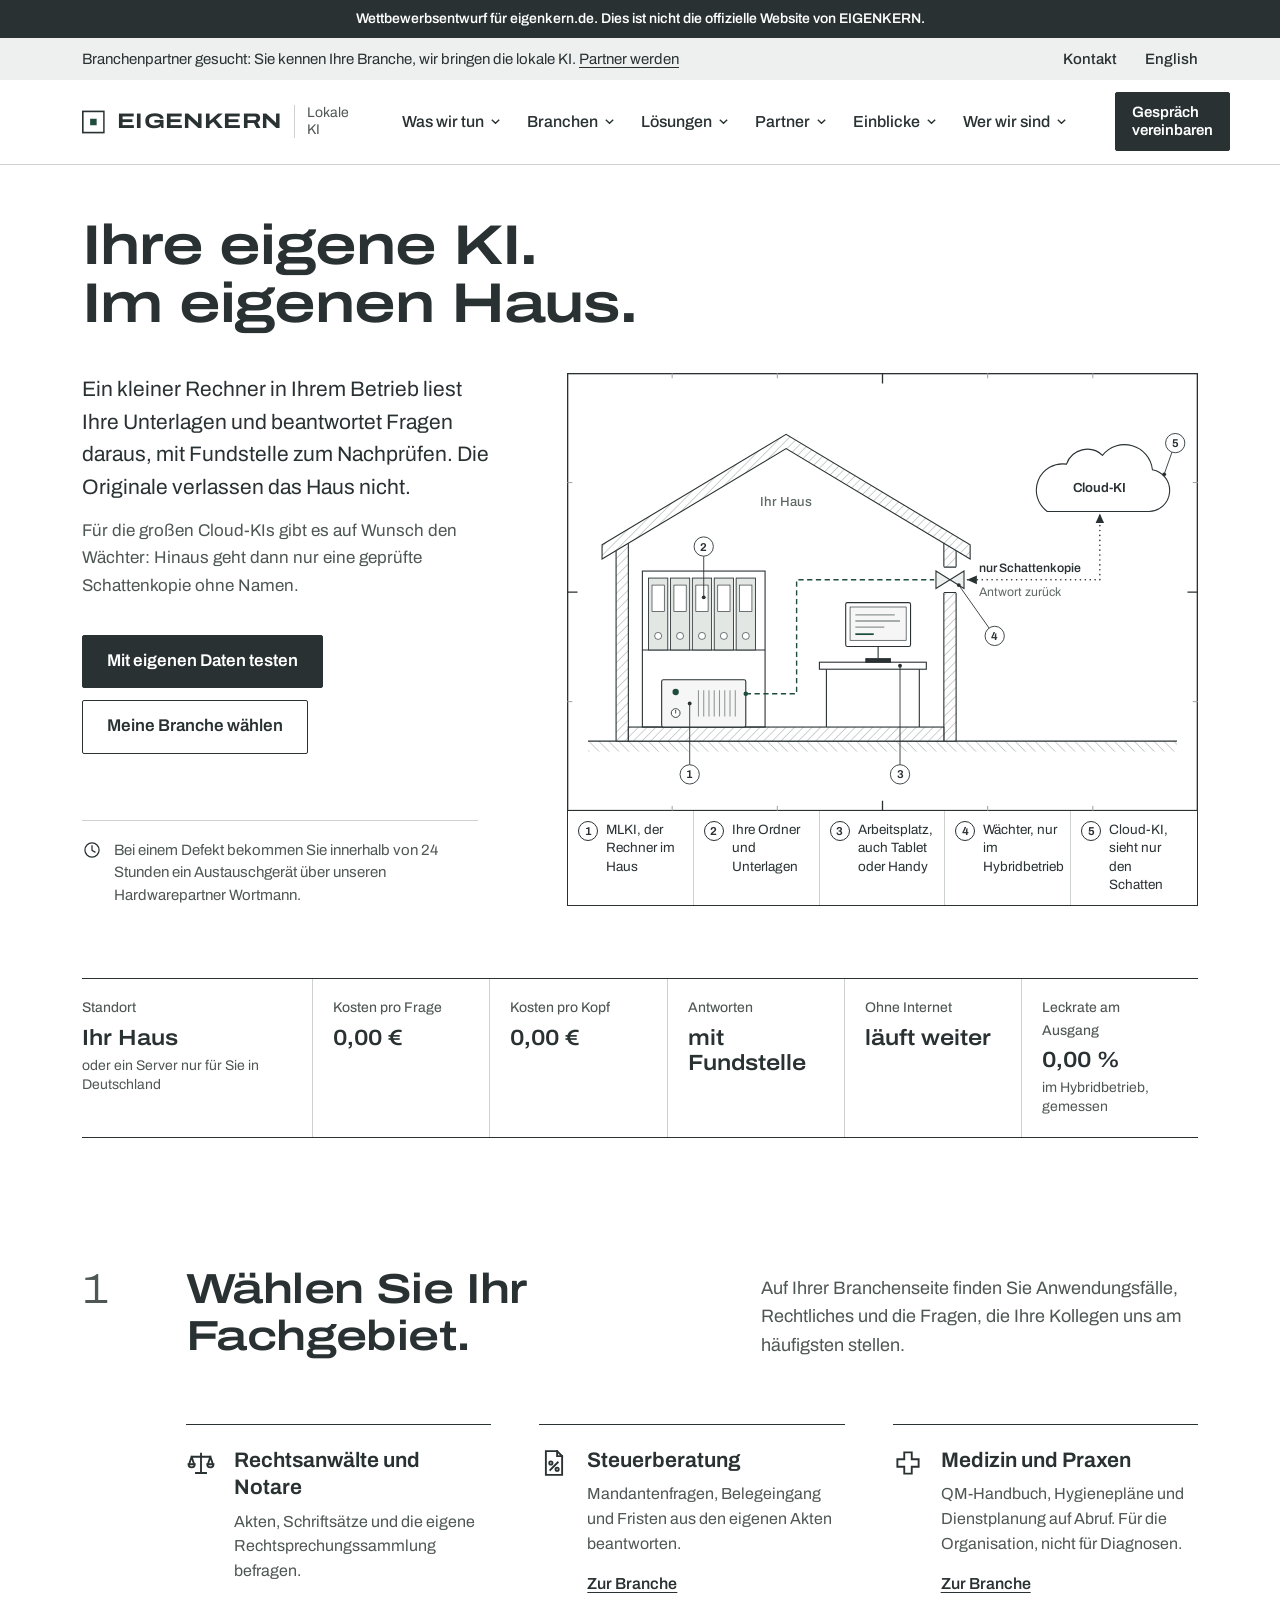
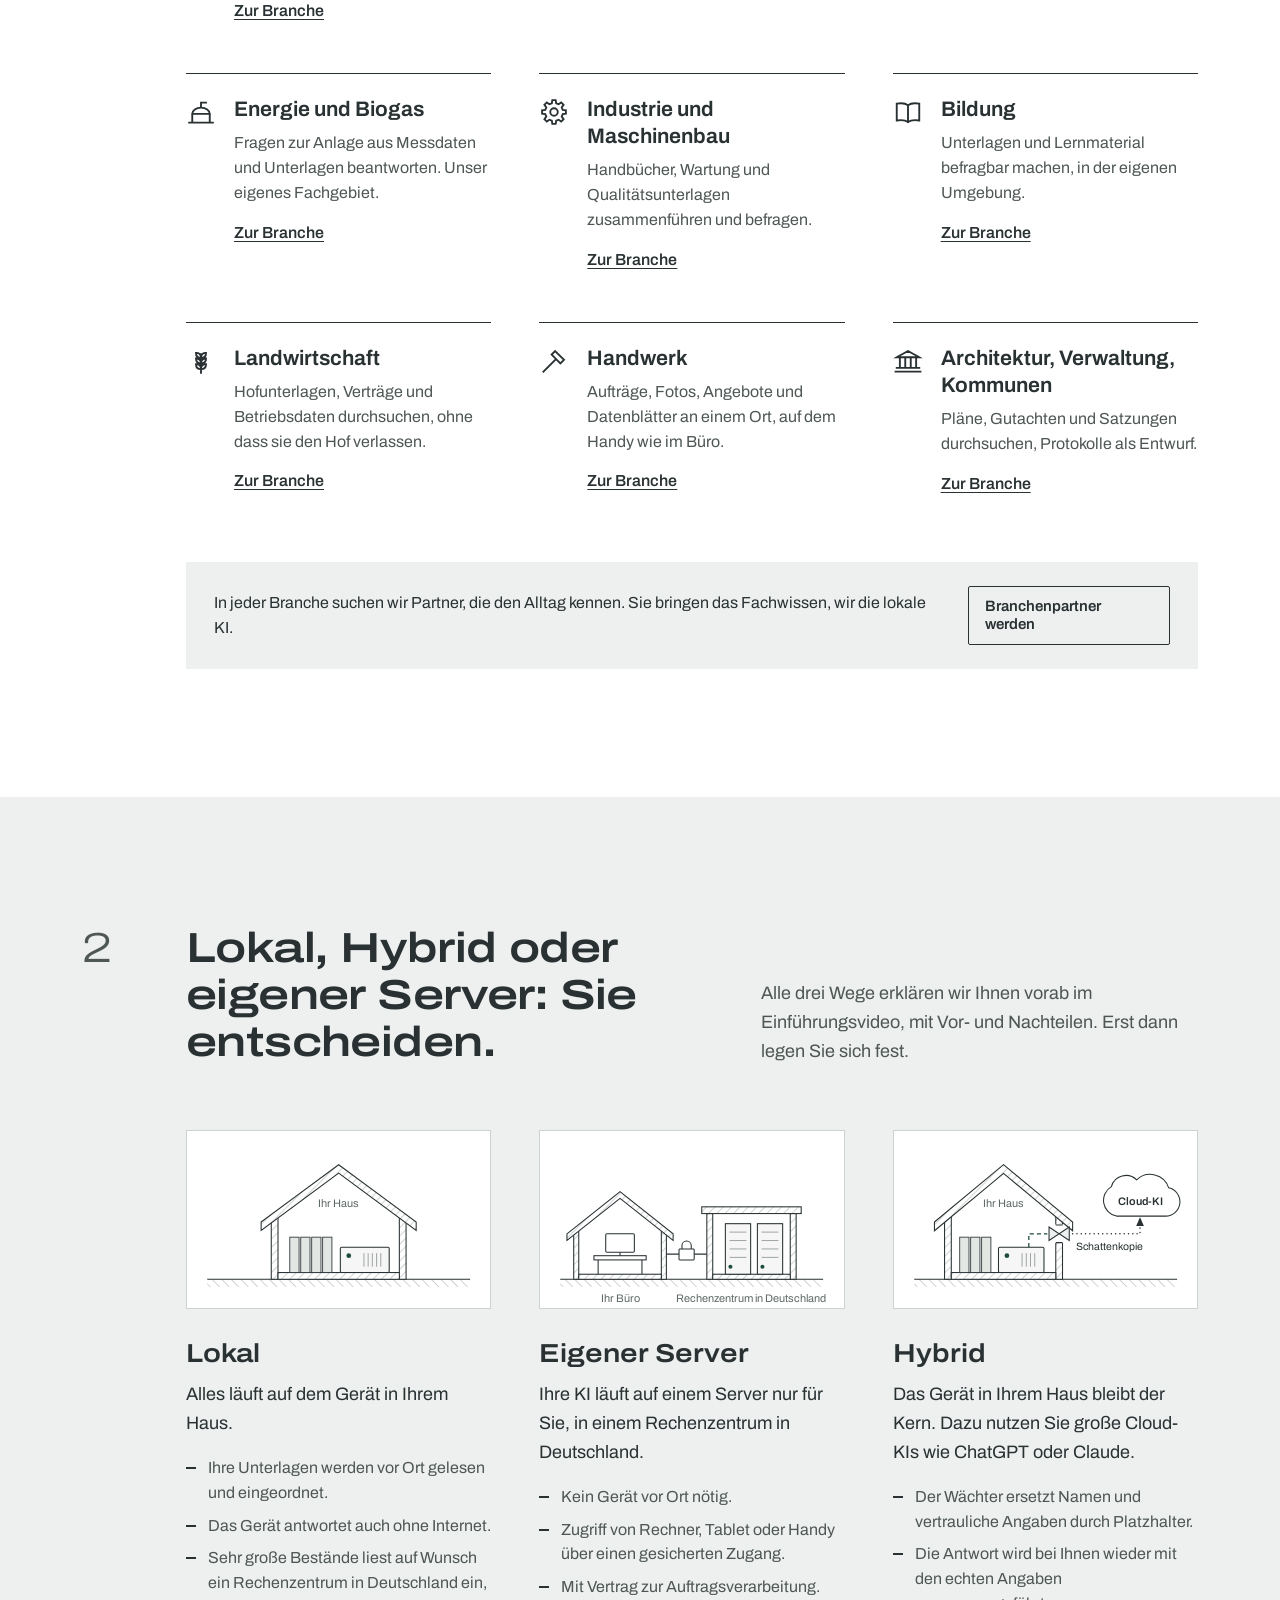
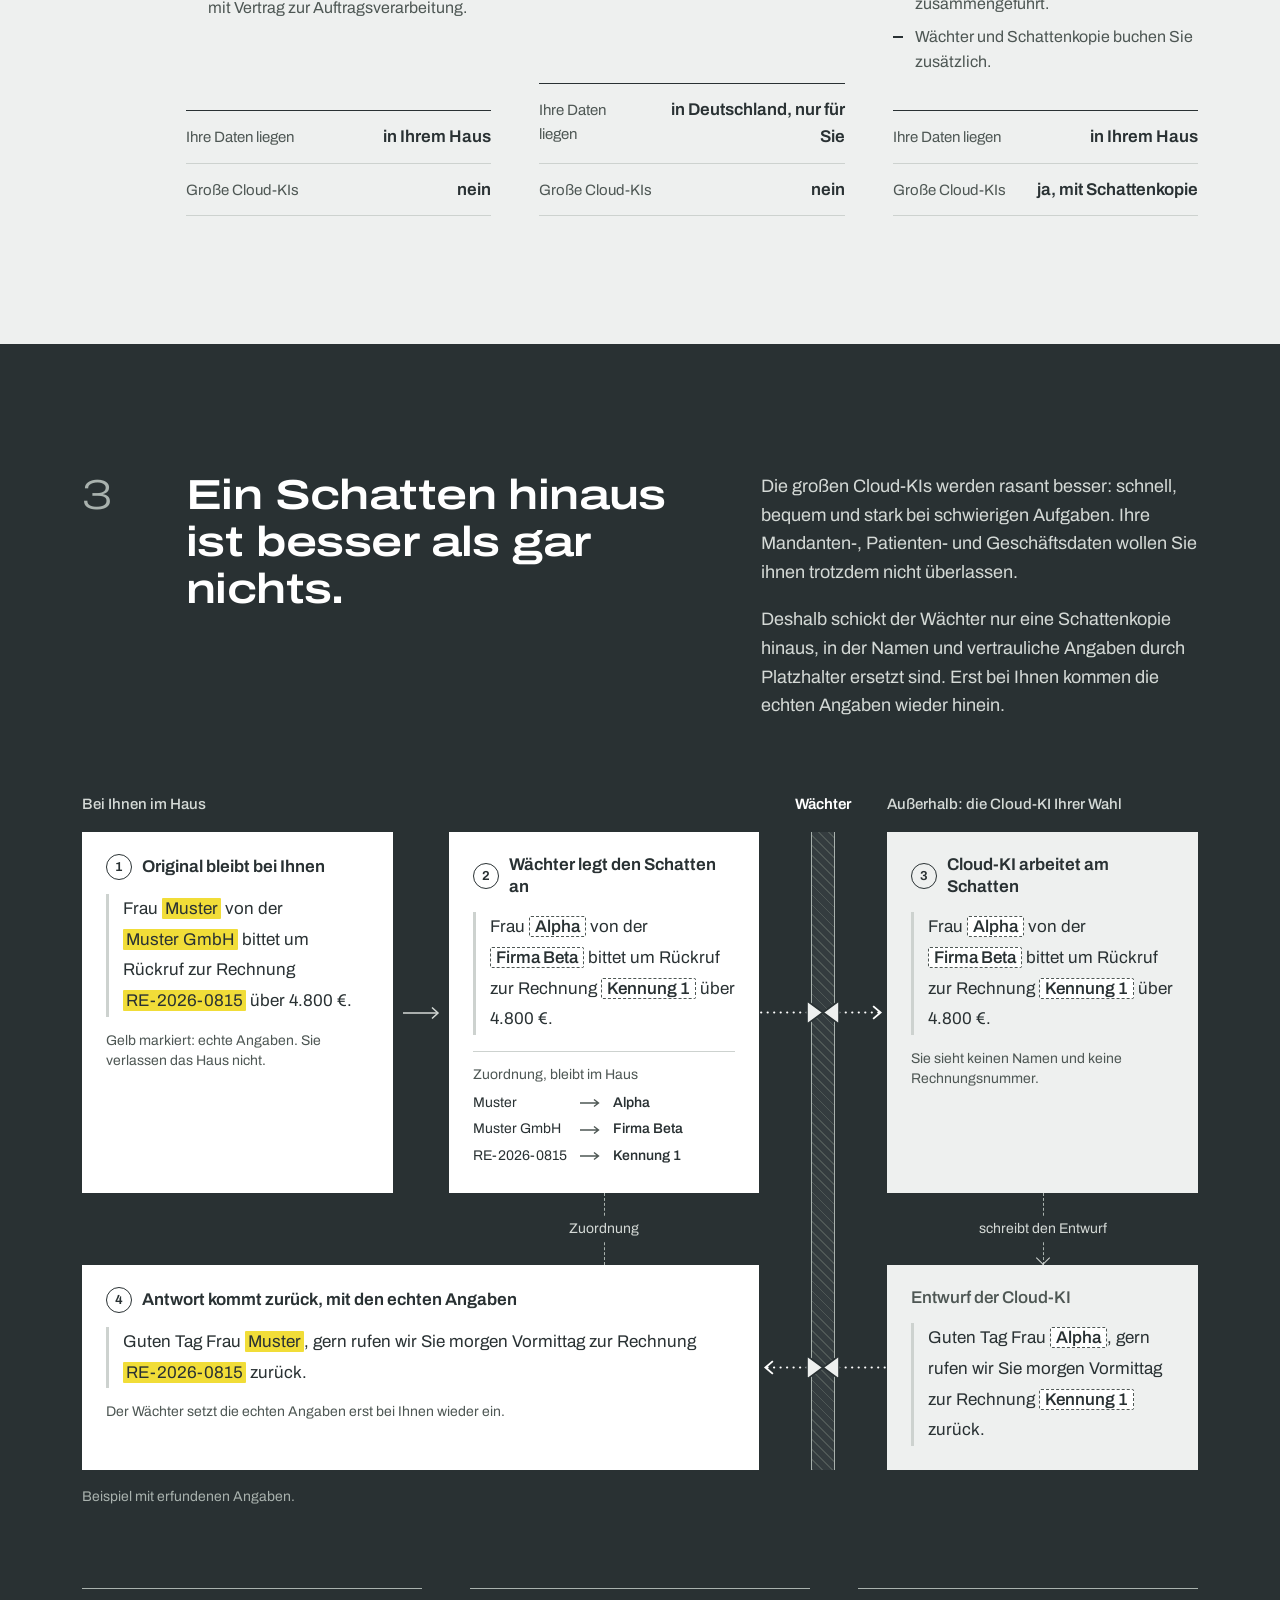
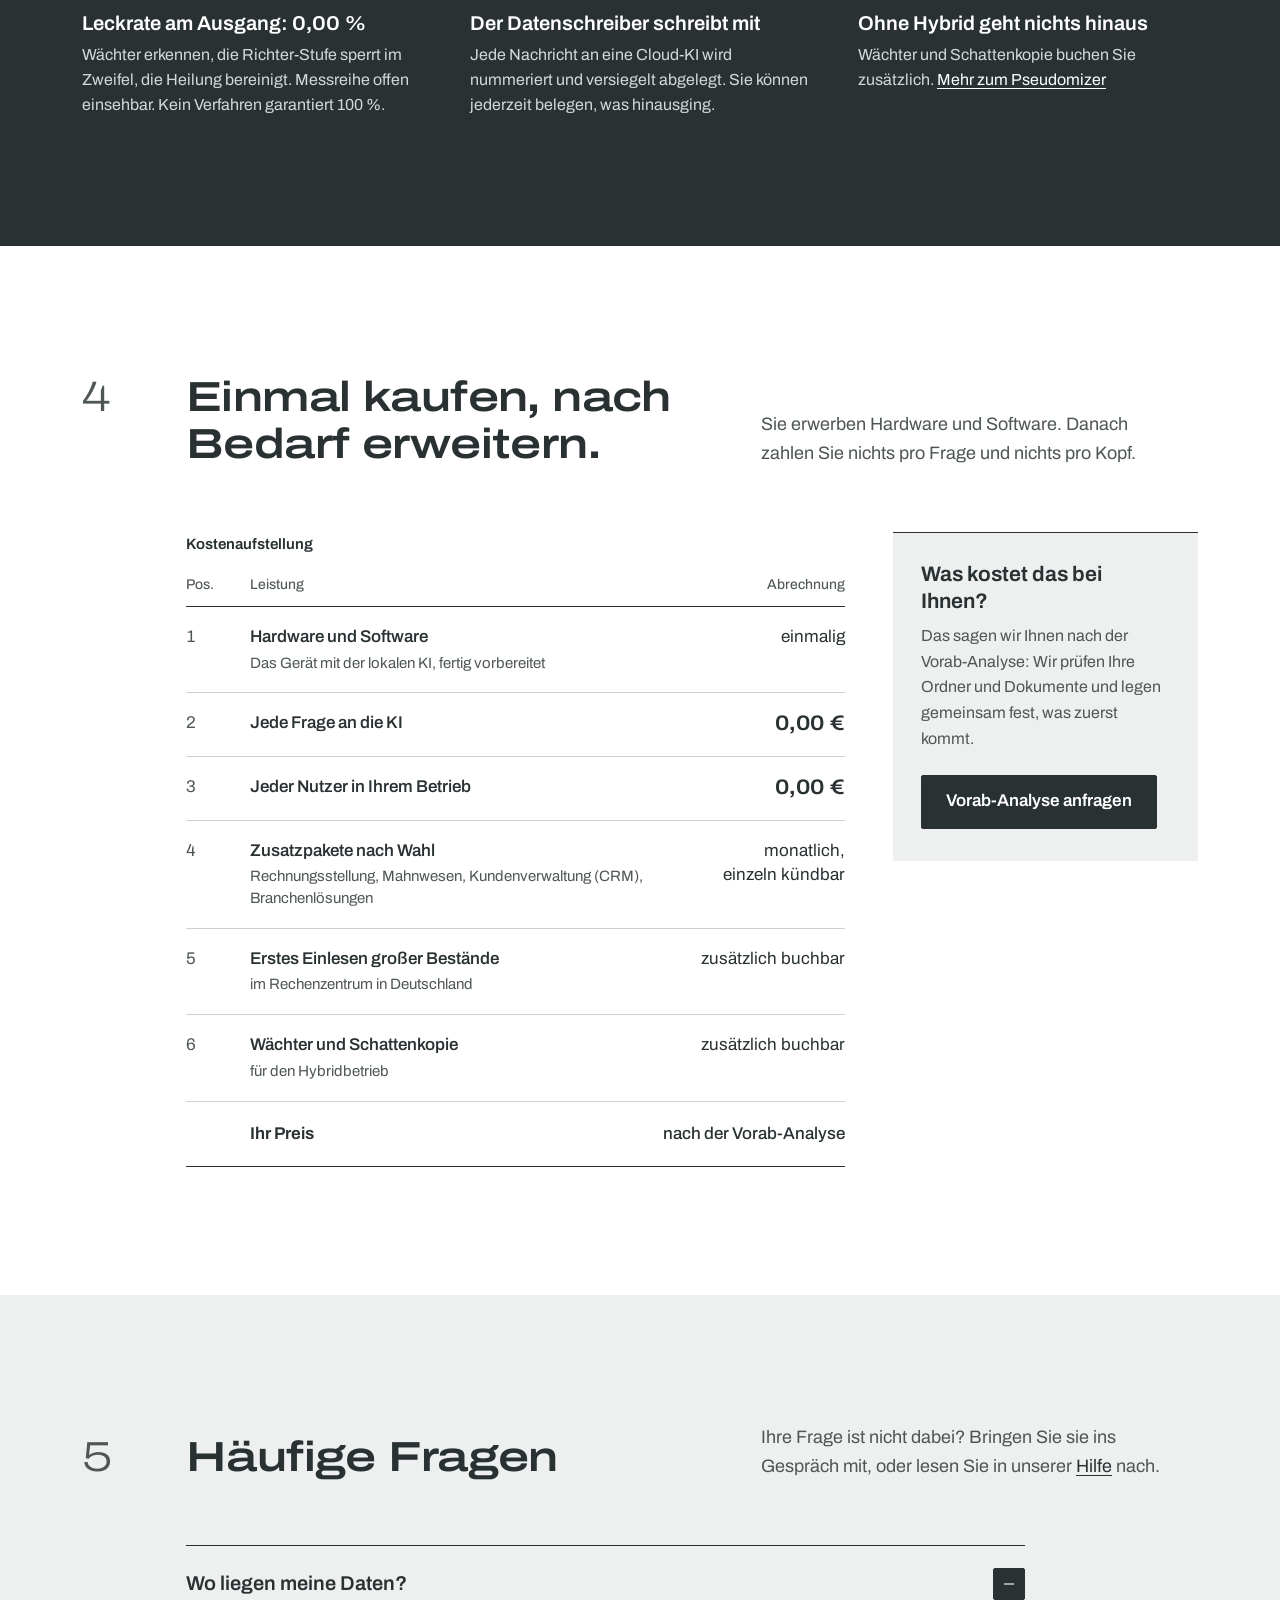
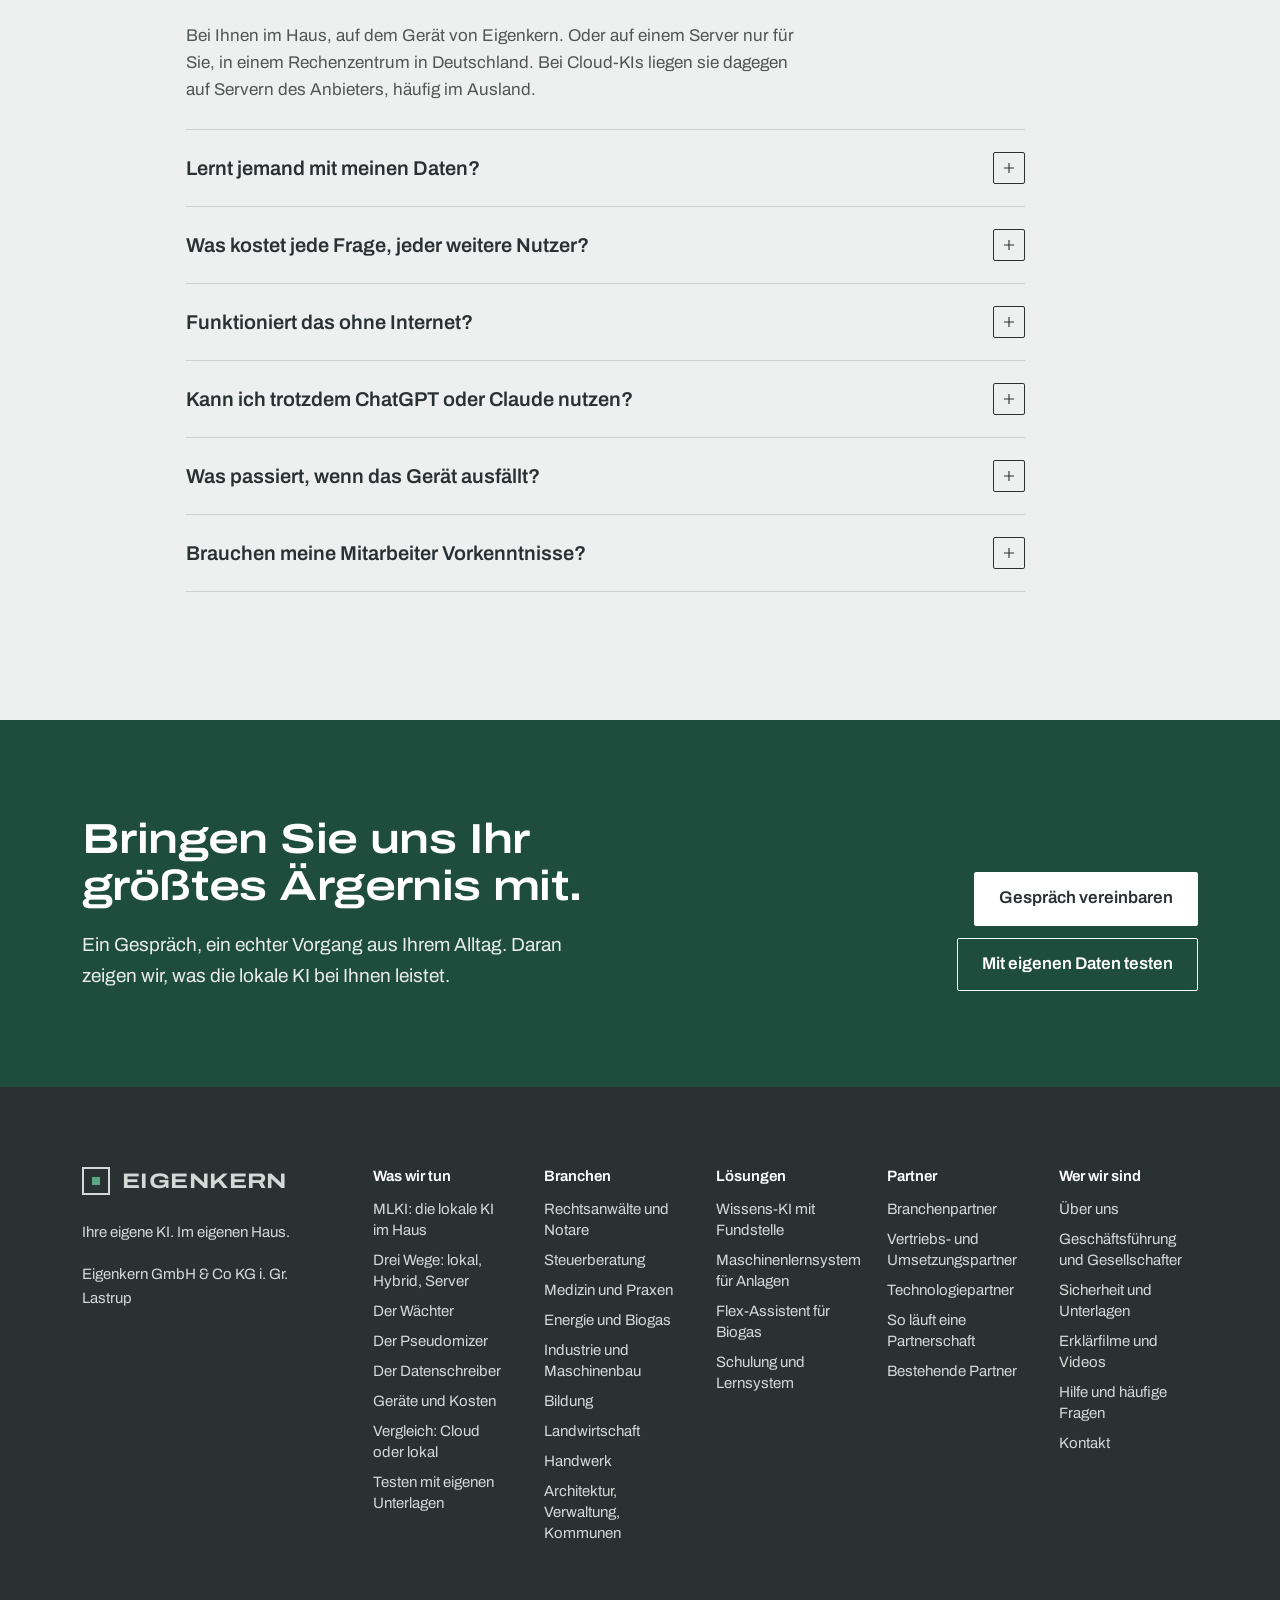
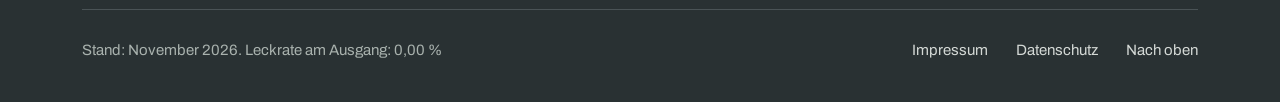
<file: index.html>
<!doctype html>
<html lang="de">
<head>
<meta charset="utf-8">
<meta name="viewport" content="width=device-width, initial-scale=1">
<title>Wettbewerbsentwurf: Startseite eigenkern.de</title>
<meta name="robots" content="noindex, nofollow">
<link rel="stylesheet" href="assets/bootstrap.min.css">
<link rel="stylesheet" href="assets/eigenkern.css">
</head>
<body>
<div class="ek-entwurf" role="note">Wettbewerbsentwurf für eigenkern.de. Dies ist nicht die offizielle Website von EIGENKERN.</div>

<!-- Symbole: 24-px-Raster, 1,5 px Linie, eckige Enden -->
<svg width="0" height="0" style="position:absolute" aria-hidden="true">
  <defs>
    <symbol id="i-recht" viewBox="0 0 24 24"><g fill="none" stroke="currentColor" stroke-width="1.5" stroke-linecap="square" stroke-linejoin="miter"><path d="M12 4.5v15.5M8 20h8M4.5 7h15M4.5 7 2.5 13M4.5 7l2 6M19.5 7l-2 6M19.5 7l2 6M2 13h5a2.5 2.5 0 0 1-5 0zM17 13h5a2.5 2.5 0 0 1-5 0z"/></g></symbol>
    <symbol id="i-steuer" viewBox="0 0 24 24"><g fill="none" stroke="currentColor" stroke-width="1.5" stroke-linecap="square" stroke-linejoin="miter"><path d="M5.5 2.5h9l4 4v15h-13z"/><path d="M14.5 2.5v4h4M9 17.5l6-6"/><circle cx="9.5" cy="12" r="1.3"/><circle cx="14.5" cy="17" r="1.3"/></g></symbol>
    <symbol id="i-medizin" viewBox="0 0 24 24"><g fill="none" stroke="currentColor" stroke-width="1.5" stroke-linecap="square" stroke-linejoin="miter"><path d="M9 3.5h6V9h5.5v6H15v5.5H9V15H3.5V9H9z"/></g></symbol>
    <symbol id="i-energie" viewBox="0 0 24 24"><g fill="none" stroke="currentColor" stroke-width="1.5" stroke-linecap="square" stroke-linejoin="miter"><path d="M2.5 20.5h19M5 20.5v-7h14v7M5 13.5a7 5 0 0 1 14 0M12 8.5V4.5h4"/></g></symbol>
    <symbol id="i-industrie" viewBox="0 0 24 24"><g fill="none" stroke="currentColor" stroke-width="1.5" stroke-linecap="square" stroke-linejoin="miter"><path d="M10.26 5.01 L10.66 2.49 L13.34 2.49 L13.74 5.01 L15.71 5.83 L17.78 4.33 L19.67 6.22 L18.17 8.29 L18.99 10.26 L21.51 10.66 L21.51 13.34 L18.99 13.74 L18.17 15.71 L19.67 17.78 L17.78 19.67 L15.71 18.17 L13.74 18.99 L13.34 21.51 L10.66 21.51 L10.26 18.99 L8.29 18.17 L6.22 19.67 L4.33 17.78 L5.83 15.71 L5.01 13.74 L2.49 13.34 L2.49 10.66 L5.01 10.26 L5.83 8.29 L4.33 6.22 L6.22 4.33 L8.29 5.83 Z"/><circle cx="12" cy="12" r="3"/></g></symbol>
    <symbol id="i-bildung" viewBox="0 0 24 24"><g fill="none" stroke="currentColor" stroke-width="1.5" stroke-linecap="square" stroke-linejoin="miter"><path d="M12 6.5C10 5 6.5 4.7 3 5.3v13.5c3.5-.6 7-.3 9 1.2 2-1.5 5.5-1.8 9-1.2V5.3c-3.5-.6-7-.3-9 1.2zM12 6.5V20"/></g></symbol>
    <symbol id="i-land" viewBox="0 0 24 24"><g fill="none" stroke="currentColor" stroke-width="1.5" stroke-linecap="square" stroke-linejoin="miter"><path d="M12 21.5V6.5M12 9.5c-2.6 0-4-1.5-4-4 2.5 0 4 1.5 4 4zM12 9.5c2.6 0 4-1.5 4-4-2.5 0-4 1.5-4 4zM12 14c-2.6 0-4-1.5-4-4 2.5 0 4 1.5 4 4zM12 14c2.6 0 4-1.5 4-4-2.5 0-4 1.5-4 4zM12 18.5c-2.6 0-4-1.5-4-4 2.5 0 4 1.5 4 4zM12 18.5c2.6 0 4-1.5 4-4-2.5 0-4 1.5-4 4z"/></g></symbol>
    <symbol id="i-handwerk" viewBox="0 0 24 24"><g fill="none" stroke="currentColor" stroke-width="1.5" stroke-linecap="square" stroke-linejoin="miter"><path d="M12.9 4.1 20 11.1 17.1 14 10.1 6.9zM13.6 10.4 3.5 20.5"/></g></symbol>
    <symbol id="i-verwaltung" viewBox="0 0 24 24"><g fill="none" stroke="currentColor" stroke-width="1.5" stroke-linecap="square" stroke-linejoin="miter"><path d="M3 9 12 4l9 5zM5.5 9.5v8M9.8 9.5v8M14.2 9.5v8M18.5 9.5v8M3 17.5h18M2 20.5h20"/></g></symbol>
    <symbol id="i-winkel" viewBox="0 0 12 12"><path d="M2.5 4.5 6 8l3.5-3.5" fill="none" stroke="currentColor" stroke-width="1.5" stroke-linecap="square"/></symbol>
    <symbol id="i-uhr" viewBox="0 0 24 24"><g fill="none" stroke="currentColor" stroke-width="1.5" stroke-linecap="square"><circle cx="12" cy="12" r="8.5"/><path d="M12 7v5.5l3.5 2"/></g></symbol>
    <symbol id="i-plus" viewBox="0 0 24 24"><path d="M12 6v12M6 12h12" fill="none" stroke="currentColor" stroke-width="1.5" stroke-linecap="square"/></symbol>
    <symbol id="i-minus" viewBox="0 0 24 24"><path d="M6 12h12" fill="none" stroke="currentColor" stroke-width="1.5" stroke-linecap="square"/></symbol>
    <symbol id="i-menue" viewBox="0 0 24 24"><path d="M4 7h16M4 12h16M4 17h16" fill="none" stroke="currentColor" stroke-width="1.5" stroke-linecap="square"/></symbol>
    <symbol id="logo-zeichen" viewBox="0 0 28 28"><rect x="1" y="1" width="26" height="26" fill="none" stroke="currentColor" stroke-width="2"/><rect x="10" y="10" width="8" height="8" style="fill:var(--ek-logo-kern,#1f4d3d)"/></symbol>
    <pattern id="schraffur" width="7" height="7" patternUnits="userSpaceOnUse" patternTransform="rotate(45)"><rect width="7" height="7" fill="#fff"/><line x1="0" y1="0" x2="0" y2="7" stroke="#8e9793" stroke-width="1"/></pattern>
    <pattern id="erde" width="8" height="8" patternUnits="userSpaceOnUse" patternTransform="rotate(-45)"><line x1="0" y1="0" x2="0" y2="8" stroke="#8e9793" stroke-width="1"/></pattern>
    <marker id="spitze" viewBox="0 0 10 10" refX="8.5" refY="5" markerWidth="7" markerHeight="7" orient="auto-start-reverse"><path d="M0 1 9 5 0 9z" fill="#293133"/></marker>
    <marker id="spitze-moos" viewBox="0 0 10 10" refX="8.5" refY="5" markerWidth="7" markerHeight="7" orient="auto-start-reverse"><path d="M0 1 9 5 0 9z" fill="#1f4d3d"/></marker>
  </defs>
</svg>

<a class="visually-hidden-focusable" href="#inhalt">Zum Inhalt springen</a>

<div class="ek-hinweisleiste">
  <div class="container ek-hinweisleiste__innen">
    <p class="m-0">Branchenpartner gesucht: Sie kennen Ihre Branche, wir bringen die lokale KI. <a href="#">Partner werden</a></p>
    <p class="m-0 ek-hinweisleiste__lang"><a href="#">Kontakt</a><a href="#" lang="en">English</a></p>
  </div>
</div>

<header class="ek-kopf">
  <div class="container ek-kopf__innen">
    <a class="ek-logo" href="#" aria-label="EIGENKERN, zur Startseite">
      <svg width="28" height="28" aria-hidden="true"><use href="#logo-zeichen"/></svg>
      <span class="ek-logo__wort">EIGENKERN</span>
      <span class="ek-logo__zusatz">Lokale KI</span>
    </a>
    <nav aria-label="Hauptmenü">
      <ul class="ek-nav">
        <li><a href="#">Was wir tun <svg aria-hidden="true"><use href="#i-winkel"/></svg></a></li>
        <li><a href="#">Branchen <svg aria-hidden="true"><use href="#i-winkel"/></svg></a></li>
        <li><a href="#">Lösungen <svg aria-hidden="true"><use href="#i-winkel"/></svg></a></li>
        <li><a href="#">Partner <svg aria-hidden="true"><use href="#i-winkel"/></svg></a></li>
        <li><a href="#">Einblicke <svg aria-hidden="true"><use href="#i-winkel"/></svg></a></li>
        <li><a href="#">Wer wir sind <svg aria-hidden="true"><use href="#i-winkel"/></svg></a></li>
      </ul>
    </nav>
    <div class="ek-kopf__rechts">
      <a class="ek-btn ek-btn--voll ek-btn--klein ek-nur-gross" href="#">Gespräch vereinbaren</a>
      <button class="ek-menueknopf" type="button"><svg width="20" height="20" aria-hidden="true"><use href="#i-menue"/></svg>Menü</button>
    </div>
  </div>
</header>

<main id="inhalt">

<!-- ============ Hero: Zeichnung mit Stückliste und Schriftfeld ============ -->
<section class="ek-hero" id="start">
  <div class="container">
    <h1 class="ek-h1"><span>Ihre eigene KI.</span> <span>Im eigenen Haus.</span></h1>
    <div class="row g-5">
      <div class="col-lg-5 ek-hero__text">
        <p class="ek-lead">Ein kleiner Rechner in Ihrem Betrieb liest Ihre Unterlagen und beantwortet Fragen daraus, mit Fundstelle zum Nachprüfen. Die Originale verlassen das Haus nicht.</p>
        <p class="ek-hero__unter">Für die großen Cloud-KIs gibt es auf Wunsch den Wächter: Hinaus geht dann nur eine geprüfte Schattenkopie ohne Namen.</p>
        <div class="ek-hero__aktionen">
          <a class="ek-btn ek-btn--voll" href="#">Mit eigenen Daten testen</a>
          <a class="ek-btn ek-btn--rahmen" href="#branchen">Meine Branche wählen</a>
        </div>
        <p class="ek-hero__zusage"><svg width="20" height="20" aria-hidden="true"><use href="#i-uhr"/></svg><span>Bei einem Defekt bekommen Sie innerhalb von 24 Stunden ein Austauschgerät über unseren Hardwarepartner Wortmann.</span></p>
      </div>

      <div class="col-lg-7">
        <figure class="m-0">
          <svg class="ek-zeichnung d-none d-lg-block" viewBox="0 0 720 500" role="img" aria-labelledby="zeichnung-titel">
            <title id="zeichnung-titel">Schnittzeichnung: Ein Haus mit Aktenregal, dem KI-Rechner MLKI und einem Arbeitsplatz. Ein Wächter in der Außenwand lässt nur die Schattenkopie zur Cloud-KI hinaus.</title>
            <!-- Rahmen -->
            <rect x="0.75" y="0.75" width="718.5" height="498.5" fill="#fff" stroke="#293133" stroke-width="1.5"/>
            <path d="M360 0V12M360 488V500M0 250H12M708 250H720" stroke="#293133" stroke-width="1.5"/>
            <path d="M120 0V6M240 0V6M480 0V6M600 0V6M120 494V500M240 494V500M480 494V500M600 494V500M0 125H6M0 375H6M714 125H720M714 375H720" stroke="#8e9793"/>
            <!-- Gelände -->
            <rect x="24" y="420" width="672" height="12" fill="url(#erde)"/>
            <path d="M24 420H696" stroke="#293133" stroke-width="1.25"/>
            <!-- Haus im Schnitt -->
            <g stroke="#293133" stroke-width="1.25">
              <rect x="56" y="190" width="14" height="230" fill="url(#schraffur)"/>
              <rect x="430" y="190" width="14" height="230" fill="url(#schraffur)"/>
              <rect x="70" y="404" width="360" height="16" fill="url(#schraffur)"/>
              <path d="M40 196 250 70 460 196V212.3L250 86.3 40 212.3Z" fill="url(#schraffur)" stroke-linejoin="miter"/>
            </g>
            <text x="250" y="152" text-anchor="middle" font-size="15" font-weight="500" fill="#5e6966">Ihr Haus</text>
            <!-- Regal mit Ordnern -->
            <g stroke="#293133" fill="none" stroke-width="1.25">
              <rect x="86" y="226" width="140" height="178"/>
              <path d="M86 316H226"/>
            </g>
            <g stroke="#293133" stroke-width="1">
              <g><rect x="93" y="234" width="22" height="82" fill="#e3e7e4"/><rect x="97" y="242" width="14" height="30" fill="#fff" stroke-width=".75"/><circle cx="104" cy="300" r="4" fill="#fff" stroke-width=".75"/></g>
              <g><rect x="118" y="234" width="22" height="82" fill="#e3e7e4"/><rect x="122" y="242" width="14" height="30" fill="#fff" stroke-width=".75"/><circle cx="129" cy="300" r="4" fill="#fff" stroke-width=".75"/></g>
              <g><rect x="143" y="234" width="22" height="82" fill="#e3e7e4"/><rect x="147" y="242" width="14" height="30" fill="#fff" stroke-width=".75"/><circle cx="154" cy="300" r="4" fill="#fff" stroke-width=".75"/></g>
              <g><rect x="168" y="234" width="22" height="82" fill="#e3e7e4"/><rect x="172" y="242" width="14" height="30" fill="#fff" stroke-width=".75"/><circle cx="179" cy="300" r="4" fill="#fff" stroke-width=".75"/></g>
              <g><rect x="193" y="234" width="22" height="82" fill="#e3e7e4"/><rect x="197" y="242" width="14" height="30" fill="#fff" stroke-width=".75"/><circle cx="204" cy="300" r="4" fill="#fff" stroke-width=".75"/></g>
            </g>
            <!-- MLKI-Rechner -->
            <rect x="108" y="350" width="96" height="54" rx="2" fill="#f5f6f5" stroke="#293133" stroke-width="1.25"/>
            <circle cx="124" cy="364" r="3.6" fill="#1f4d3d"/>
            <circle cx="124" cy="388" r="5" fill="#fff" stroke="#293133"/>
            <path d="M124 384.5v4" stroke="#293133"/>
            <path d="M150 362v30M156 362v30M162 362v30M168 362v30M174 362v30M180 362v30M186 362v30M192 362v30" stroke="#8e9793" stroke-width="1.2"/>
            <!-- Arbeitsplatz -->
            <g stroke="#293133" stroke-width="1.25">
              <rect x="288" y="330" width="122" height="8" fill="#fff"/>
              <path d="M296 338V404M402 338V404"/>
              <rect x="318" y="262" width="74" height="50" rx="2" fill="#fff"/>
              <rect x="323" y="267" width="64" height="38" fill="#f5f6f5" stroke-width=".75"/>
              <path d="M355 312V326"/>
              <rect x="341" y="326" width="28" height="4" fill="#293133"/>
            </g>
            <path d="M329 276H374M329 283H380M329 290H362" stroke="#8e9793" stroke-width="1.6"/>
            <path d="M329 298H350" stroke="#1f4d3d" stroke-width="2"/>
            <!-- Datenweg im Haus, Wächter in der Wand -->
            <circle cx="204" cy="366" r="2.6" fill="#1f4d3d"/>
            <path d="M204 366H262V236H419" fill="none" stroke="#1f4d3d" stroke-width="1.6" stroke-dasharray="6 4"/>
            <rect x="428.5" y="221" width="17" height="30" fill="#fff"/>
            <path d="M430 221.5H444M430 250.5H444" stroke="#293133" stroke-width="1.25"/>
            <path d="M421 226 437 236 421 246ZM453 226 437 236 453 246Z" fill="#eef0ef" stroke="#293133" stroke-width="1.25" stroke-linejoin="miter"/>
            <!-- Schattenkopie nach außen -->
            <path d="M457 236H608V161" fill="none" stroke="#293133" stroke-width="1.8" stroke-dasharray="0.1 5.5" stroke-linecap="round" marker-start="url(#spitze)" marker-end="url(#spitze)"/>
            <text x="470" y="227" font-size="14" font-weight="560" fill="#293133">nur Schattenkopie</text>
            <text x="470" y="254" font-size="14" fill="#5e6966">Antwort zurück</text>
            <!-- Cloud-KI -->
            <path d="M548 158H664A24 24 0 0 0 668 110.4 32 32 0 0 0 611 94 25 25 0 0 0 570 104 30 30 0 0 0 548 158Z" fill="#fff" stroke="#293133" stroke-width="1.25"/>
            <text x="608" y="136" text-anchor="middle" font-size="15" font-weight="620" fill="#293133">Cloud-KI</text>
            <!-- Positionsnummern -->
            <g stroke="#293133" stroke-width="1" fill="none">
              <path d="M140 377V447M156 256V209M380 334V447M447 242 481.6 291M681.4 115.6 690.3 90.3"/>
            </g>
            <g fill="#293133"><circle cx="140" cy="377" r="2.2"/><circle cx="156" cy="256" r="2.2"/><circle cx="380" cy="334" r="2.2"/><circle cx="447" cy="242" r="2.2"/><circle cx="681.4" cy="115.6" r="2.2"/></g>
            <g fill="#fff" stroke="#293133"><circle cx="140" cy="458" r="11"/><circle cx="156" cy="198" r="11"/><circle cx="380" cy="458" r="11"/><circle cx="488" cy="300" r="11"/><circle cx="694" cy="80" r="11"/></g>
            <g font-size="13" font-weight="650" fill="#293133" text-anchor="middle">
              <text x="140" y="462.6">1</text><text x="156" y="202.6">2</text><text x="380" y="462.6">3</text><text x="488" y="304.6">4</text><text x="694" y="84.6">5</text>
            </g>
          </svg>
          <!-- Hochformat-Fassung der Zeichnung für Mobilgeräte -->
          <svg class="ek-zeichnung d-lg-none" viewBox="0 58 360 352" role="img" aria-label="Schnittzeichnung: Haus mit Aktenregal, KI-Rechner und Arbeitsplatz. Der Wächter in der Wand lässt nur die Schattenkopie zur Cloud-KI hinaus.">
            <rect x="0.75" y="58.75" width="358.5" height="350.5" fill="#fff" stroke="#293133" stroke-width="1.5"/>
            <path d="M180 58V68M180 400V410M0 234H10M350 234H360" stroke="#293133" stroke-width="1.5"/>
            <rect x="12" y="360" width="336" height="8" fill="url(#erde)"/>
            <path d="M12 360H348" stroke="#293133" stroke-width="1.25"/>
            <g stroke="#293133" stroke-width="1.25">
              <rect x="16" y="212" width="10" height="148" fill="url(#schraffur)"/>
              <rect x="214" y="212" width="10" height="148" fill="url(#schraffur)"/>
              <rect x="26" y="348" width="188" height="12" fill="url(#schraffur)"/>
              <path d="M12 214 120 124 228 214V227L120 137 12 227Z" fill="url(#schraffur)"/>
            </g>
            <text x="120" y="176" text-anchor="middle" font-size="13" font-weight="500" fill="#5e6966">Ihr Haus</text>
            <g stroke="#293133" fill="none" stroke-width="1.25"><rect x="36" y="236" width="90" height="112"/><path d="M36 294H126"/></g>
            <g stroke="#293133" stroke-width="1">
              <rect x="42" y="242" width="18" height="52" fill="#e3e7e4"/><rect x="45" y="248" width="12" height="20" fill="#fff" stroke-width=".75"/><circle cx="51" cy="283" r="3" fill="#fff" stroke-width=".75"/>
              <rect x="63" y="242" width="18" height="52" fill="#e3e7e4"/><rect x="66" y="248" width="12" height="20" fill="#fff" stroke-width=".75"/><circle cx="72" cy="283" r="3" fill="#fff" stroke-width=".75"/>
              <rect x="84" y="242" width="18" height="52" fill="#e3e7e4"/><rect x="87" y="248" width="12" height="20" fill="#fff" stroke-width=".75"/><circle cx="93" cy="283" r="3" fill="#fff" stroke-width=".75"/>
              <rect x="105" y="242" width="18" height="52" fill="#e3e7e4"/><rect x="108" y="248" width="12" height="20" fill="#fff" stroke-width=".75"/><circle cx="114" cy="283" r="3" fill="#fff" stroke-width=".75"/>
            </g>
            <rect x="46" y="306" width="72" height="42" rx="2" fill="#f5f6f5" stroke="#293133" stroke-width="1.25"/>
            <circle cx="58" cy="317" r="3.2" fill="#1f4d3d"/>
            <circle cx="58" cy="334" r="4.2" fill="#fff" stroke="#293133"/>
            <path d="M84 314v26M89 314v26M94 314v26M99 314v26M104 314v26M109 314v26" stroke="#8e9793" stroke-width="1.2"/>
            <g stroke="#293133" stroke-width="1.25">
              <rect x="156" y="258" width="40" height="28" rx="1.5" fill="#fff"/>
              <path d="M176 286V294"/>
              <rect x="168" y="294" width="16" height="3" fill="#293133"/>
              <rect x="146" y="297" width="60" height="5" fill="#fff"/>
              <path d="M150 302V348M202 302V348"/>
            </g>
            <path d="M161 266H186M161 272H190M161 278H180" stroke="#8e9793" stroke-width="1.4"/>
            <circle cx="118" cy="316" r="2.4" fill="#1f4d3d"/>
            <path d="M118 316H136V236H205" fill="none" stroke="#1f4d3d" stroke-width="1.6" stroke-dasharray="5 4"/>
            <rect x="212.5" y="225" width="13" height="22" fill="#fff"/>
            <path d="M214 225.5H224M214 246.5H224" stroke="#293133" stroke-width="1.25"/>
            <path d="M207 228 219 236 207 244ZM231 228 219 236 231 244Z" fill="#eef0ef" stroke="#293133" stroke-width="1.25"/>
            <path d="M235 236H288V156" fill="none" stroke="#293133" stroke-width="1.8" stroke-dasharray="0.1 5" stroke-linecap="round" marker-start="url(#spitze)" marker-end="url(#spitze)"/>
            <text x="242" y="262" font-size="13" font-weight="560" fill="#293133">nur Schattenkopie</text>
            <text x="242" y="280" font-size="13" fill="#5e6966">Antwort zurück</text>
            <path d="M250 152H324A18 18 0 0 0 328 116.4 24 24 0 0 0 288 104 19 19 0 0 0 256 110.6 22 22 0 0 0 250 152Z" fill="#fff" stroke="#293133" stroke-width="1.25"/>
            <text x="289" y="138" text-anchor="middle" font-size="14" font-weight="620" fill="#293133">Cloud-KI</text>
            <g stroke="#293133" fill="none"><path d="M72 324V378M72 258V216M190 300V378M222 243 240 292M335 118.6 337.1 96"/></g>
            <g fill="#293133"><circle cx="72" cy="324" r="2"/><circle cx="72" cy="258" r="2"/><circle cx="190" cy="299.5" r="2"/><circle cx="222" cy="243" r="2"/><circle cx="335" cy="118.6" r="2"/></g>
            <g fill="#fff" stroke="#293133"><circle cx="72" cy="388" r="10"/><circle cx="72" cy="206" r="10"/><circle cx="190" cy="388" r="10"/><circle cx="246" cy="300" r="10"/><circle cx="338" cy="86" r="10"/></g>
            <g font-size="12" font-weight="650" fill="#293133" text-anchor="middle"><text x="72" y="392.2">1</text><text x="72" y="210.2">2</text><text x="190" y="392.2">3</text><text x="246" y="304.2">4</text><text x="338" y="90.2">5</text></g>
          </svg>
          <figcaption class="ek-stueckliste">
            <div><span class="ek-pos">1</span><span>MLKI, der Rechner im Haus</span></div>
            <div><span class="ek-pos">2</span><span>Ihre Ordner und Unterlagen</span></div>
            <div><span class="ek-pos">3</span><span>Arbeitsplatz, auch Tablet oder Handy</span></div>
            <div><span class="ek-pos">4</span><span>Wächter, nur im Hybridbetrieb</span></div>
            <div><span class="ek-pos">5</span><span>Cloud-KI, sieht nur den Schatten</span></div>
          </figcaption>
        </figure>
      </div>
    </div>

    <dl class="ek-schriftfeld">
      <div><dt>Standort</dt><dd>Ihr Haus<small>oder ein Server nur für Sie in Deutschland</small></dd></div>
      <div><dt>Kosten pro Frage</dt><dd>0,00 €</dd></div>
      <div><dt>Kosten pro Kopf</dt><dd>0,00 €</dd></div>
      <div><dt>Antworten</dt><dd>mit Fundstelle</dd></div>
      <div><dt>Ohne Internet</dt><dd>läuft weiter</dd></div>
      <div><dt>Leckrate am Ausgang</dt><dd>0,00 %<small>im Hybridbetrieb, gemessen</small></dd></div>
    </dl>
  </div>
</section>

<!-- ============ 1 Branchen ============ -->
<section class="ek-abschnitt" id="branchen">
  <div class="container">
    <div class="row g-5 align-items-end ek-abschnittkopf">
      <div class="col-lg-7">
        <div class="ek-kapitelzeile"><span class="ek-kapitel" aria-hidden="true">1</span><h2 class="ek-h2">Wählen Sie Ihr Fachgebiet.</h2></div>
      </div>
      <div class="col-lg-5">
        <p>Auf Ihrer Branchenseite finden Sie Anwendungsfälle, Rechtliches und die Fragen, die Ihre Kollegen uns am häufigsten stellen.</p>
      </div>
    </div>

    <div class="ek-einzug">
      <div class="row row-cols-1 row-cols-lg-3 gx-5 gy-5">
        <div class="col"><article class="ek-eintrag"><svg aria-hidden="true"><use href="#i-recht"/></svg><div><h3 class="ek-h3">Rechtsanwälte und Notare</h3><p>Akten, Schriftsätze und die eigene Rechtsprechungssammlung befragen.</p><a href="#">Zur Branche</a></div></article></div>
        <div class="col"><article class="ek-eintrag"><svg aria-hidden="true"><use href="#i-steuer"/></svg><div><h3 class="ek-h3">Steuerberatung</h3><p>Mandantenfragen, Belegeingang und Fristen aus den eigenen Akten beantworten.</p><a href="#">Zur Branche</a></div></article></div>
        <div class="col"><article class="ek-eintrag"><svg aria-hidden="true"><use href="#i-medizin"/></svg><div><h3 class="ek-h3">Medizin und Praxen</h3><p>QM-Handbuch, Hygienepläne und Dienstplanung auf Abruf. Für die Organisation, nicht für Diagnosen.</p><a href="#">Zur Branche</a></div></article></div>
        <div class="col"><article class="ek-eintrag"><svg aria-hidden="true"><use href="#i-energie"/></svg><div><h3 class="ek-h3">Energie und Biogas</h3><p>Fragen zur Anlage aus Messdaten und Unterlagen beantworten. Unser eigenes Fachgebiet.</p><a href="#">Zur Branche</a></div></article></div>
        <div class="col"><article class="ek-eintrag"><svg aria-hidden="true"><use href="#i-industrie"/></svg><div><h3 class="ek-h3">Industrie und Maschinenbau</h3><p>Handbücher, Wartung und Qualitätsunterlagen zusammenführen und befragen.</p><a href="#">Zur Branche</a></div></article></div>
        <div class="col"><article class="ek-eintrag"><svg aria-hidden="true"><use href="#i-bildung"/></svg><div><h3 class="ek-h3">Bildung</h3><p>Unterlagen und Lernmaterial befragbar machen, in der eigenen Umgebung.</p><a href="#">Zur Branche</a></div></article></div>
        <div class="col"><article class="ek-eintrag"><svg aria-hidden="true"><use href="#i-land"/></svg><div><h3 class="ek-h3">Landwirtschaft</h3><p>Hofunterlagen, Verträge und Betriebsdaten durchsuchen, ohne dass sie den Hof verlassen.</p><a href="#">Zur Branche</a></div></article></div>
        <div class="col"><article class="ek-eintrag"><svg aria-hidden="true"><use href="#i-handwerk"/></svg><div><h3 class="ek-h3">Handwerk</h3><p>Aufträge, Fotos, Angebote und Datenblätter an einem Ort, auf dem Handy wie im Büro.</p><a href="#">Zur Branche</a></div></article></div>
        <div class="col"><article class="ek-eintrag"><svg aria-hidden="true"><use href="#i-verwaltung"/></svg><div><h3 class="ek-h3">Architektur, Verwaltung, Kommunen</h3><p>Pläne, Gutachten und Satzungen durchsuchen, Protokolle als Entwurf.</p><a href="#">Zur Branche</a></div></article></div>
      </div>
      <div class="ek-registerfuss">
        <p>In jeder Branche suchen wir Partner, die den Alltag kennen. Sie bringen das Fachwissen, wir die lokale KI.</p>
        <a class="ek-btn ek-btn--rahmen ek-btn--klein" href="#">Branchenpartner werden</a>
      </div>
    </div>
  </div>
</section>

<!-- ============ 2 Drei Wege ============ -->
<section class="ek-abschnitt ek-abschnitt--flaeche" id="wege">
  <div class="container">
    <div class="row g-5 align-items-end ek-abschnittkopf">
      <div class="col-lg-7">
        <div class="ek-kapitelzeile"><span class="ek-kapitel" aria-hidden="true">2</span><h2 class="ek-h2">Lokal, Hybrid oder eigener Server: Sie entscheiden.</h2></div>
      </div>
      <div class="col-lg-5">
        <p>Alle drei Wege erklären wir Ihnen vorab im Einführungsvideo, mit Vor- und Nachteilen. Erst dann legen Sie sich fest.</p>
      </div>
    </div>

    <div class="ek-einzug">
      <div class="row row-cols-1 row-cols-lg-3 gx-5 gy-5">
        <!-- Lokal -->
        <div class="col">
          <article class="ek-weg">
            <div class="ek-weg__bild">
              <svg viewBox="0 0 360 210" role="img" aria-label="Haus mit Ordnern und KI-Rechner, keine Verbindung nach außen">
                <rect x="24" y="176" width="312" height="9" fill="url(#erde)"/>
                <path d="M24 176H336" stroke="#293133" stroke-width="1.25"/>
                <g stroke="#293133" stroke-width="1.25">
                  <rect x="100" y="100" width="8" height="76" fill="url(#schraffur)"/>
                  <rect x="252" y="100" width="8" height="76" fill="url(#schraffur)"/>
                  <rect x="108" y="168" width="144" height="8" fill="url(#schraffur)"/>
                  <path d="M88 108 180 40 272 108V118L180 50 88 118Z" fill="url(#schraffur)"/>
                </g>
                <g stroke="#293133" stroke-width="1"><rect x="122" y="126" width="11" height="42" fill="#e3e7e4"/><rect x="135" y="126" width="11" height="42" fill="#e3e7e4"/><rect x="148" y="126" width="11" height="42" fill="#e3e7e4"/><rect x="161" y="126" width="11" height="42" fill="#e3e7e4"/></g>
                <rect x="182" y="138" width="58" height="30" rx="1.5" fill="#f5f6f5" stroke="#293133" stroke-width="1.25"/>
                <circle cx="192" cy="148" r="2.8" fill="#1f4d3d"/>
                <path d="M210 145v16M215 145v16M220 145v16M225 145v16M230 145v16" stroke="#8e9793"/>
                <text x="180" y="90" text-anchor="middle" font-size="13" fill="#5e6966">Ihr Haus</text>
              </svg>
            </div>
            <h3 class="ek-h3">Lokal</h3>
            <p class="ek-weg__satz">Alles läuft auf dem Gerät in Ihrem Haus.</p>
            <ul class="ek-liste">
              <li>Ihre Unterlagen werden vor Ort gelesen und eingeordnet.</li>
              <li>Das Gerät antwortet auch ohne Internet.</li>
              <li>Sehr große Bestände liest auf Wunsch ein Rechenzentrum in Deutschland ein, mit Vertrag zur Auftragsverarbeitung.</li>
            </ul>
            <dl class="ek-weg__daten"><div><dt>Ihre Daten liegen</dt><dd>in Ihrem Haus</dd></div><div><dt>Große Cloud-KIs</dt><dd>nein</dd></div></dl>
          </article>
        </div>
        <!-- Eigener Server -->
        <div class="col">
          <article class="ek-weg">
            <div class="ek-weg__bild">
              <svg viewBox="0 0 360 210" role="img" aria-label="Büro mit Arbeitsplatz, gesicherte Verbindung zu einem Rechenzentrum in Deutschland">
                <rect x="24" y="176" width="312" height="9" fill="url(#erde)"/>
                <path d="M24 176H336" stroke="#293133" stroke-width="1.25"/>
                <g stroke="#293133" stroke-width="1.25">
                  <rect x="40" y="118" width="6" height="58" fill="url(#schraffur)"/>
                  <rect x="144" y="118" width="6" height="58" fill="url(#schraffur)"/>
                  <rect x="46" y="170" width="98" height="6" fill="url(#schraffur)"/>
                  <path d="M32 122 95 72 158 122V130L95 80 32 130Z" fill="url(#schraffur)"/>
                  <rect x="64" y="148" width="62" height="5" fill="#fff"/>
                  <path d="M69 153V170M121 153V170"/>
                  <rect x="78" y="122" width="34" height="22" rx="1.5" fill="#fff"/>
                  <path d="M95 144V148"/>
                </g>
                <g stroke="#293133" stroke-width="1.25">
                  <rect x="198" y="98" width="7" height="78" fill="url(#schraffur)"/>
                  <rect x="297" y="98" width="7" height="78" fill="url(#schraffur)"/>
                  <rect x="192" y="90" width="118" height="8" fill="url(#schraffur)"/>
                  <rect x="205" y="170" width="92" height="6" fill="url(#schraffur)"/>
                  <rect x="220" y="110" width="30" height="60" fill="#f5f6f5"/>
                  <rect x="258" y="110" width="30" height="60" fill="#f5f6f5"/>
                </g>
                <path d="M225 120H245M225 130H245M225 140H245M225 150H245M263 120H283M263 130H283M263 140H283M263 150H283" stroke="#8e9793"/>
                <circle cx="226" cy="161" r="2.4" fill="#1f4d3d"/><circle cx="264" cy="161" r="2.4" fill="#1f4d3d"/>
                <path d="M150 146H198" stroke="#293133" stroke-width="1.5"/>
                <g stroke="#293133" stroke-width="1.25" fill="#fff"><path d="M168.5 140v-4a5.5 5.5 0 0 1 11 0v4" fill="none"/><rect x="165" y="140" width="18" height="13" rx="1"/></g>
                <text x="95" y="203" text-anchor="middle" font-size="13" fill="#5e6966">Ihr Büro</text>
                <text x="251" y="203" text-anchor="middle" font-size="13" fill="#5e6966">Rechenzentrum in Deutschland</text>
              </svg>
            </div>
            <h3 class="ek-h3">Eigener Server</h3>
            <p class="ek-weg__satz">Ihre KI läuft auf einem Server nur für Sie, in einem Rechenzentrum in Deutschland.</p>
            <ul class="ek-liste">
              <li>Kein Gerät vor Ort nötig.</li>
              <li>Zugriff von Rechner, Tablet oder Handy über einen gesicherten Zugang.</li>
              <li>Mit Vertrag zur Auftragsverarbeitung.</li>
            </ul>
            <dl class="ek-weg__daten"><div><dt>Ihre Daten liegen</dt><dd>in Deutschland, nur für Sie</dd></div><div><dt>Große Cloud-KIs</dt><dd>nein</dd></div></dl>
          </article>
        </div>
        <!-- Hybrid -->
        <div class="col">
          <article class="ek-weg">
            <div class="ek-weg__bild">
              <svg viewBox="0 0 360 210" role="img" aria-label="Haus mit KI-Rechner, ein Wächter in der Wand schickt nur die Schattenkopie zur Cloud-KI">
                <rect x="24" y="176" width="312" height="9" fill="url(#erde)"/>
                <path d="M24 176H336" stroke="#293133" stroke-width="1.25"/>
                <g stroke="#293133" stroke-width="1.25">
                  <rect x="60" y="100" width="8" height="76" fill="url(#schraffur)"/>
                  <rect x="192" y="100" width="8" height="76" fill="url(#schraffur)"/>
                  <rect x="68" y="168" width="124" height="8" fill="url(#schraffur)"/>
                  <path d="M48 108 130 40 212 108V118.4L130 50.4 48 118.4Z" fill="url(#schraffur)"/>
                </g>
                <g stroke="#293133" stroke-width="1"><rect x="78" y="126" width="11" height="42" fill="#e3e7e4"/><rect x="91" y="126" width="11" height="42" fill="#e3e7e4"/><rect x="104" y="126" width="11" height="42" fill="#e3e7e4"/></g>
                <rect x="124" y="138" width="54" height="30" rx="1.5" fill="#f5f6f5" stroke="#293133" stroke-width="1.25"/>
                <circle cx="134" cy="148" r="2.8" fill="#1f4d3d"/>
                <path d="M152 145v16M157 145v16M162 145v16M167 145v16" stroke="#8e9793"/>
                <path d="M160 138V122H182" fill="none" stroke="#1f4d3d" stroke-width="1.5" stroke-dasharray="5 3.5"/>
                <rect x="191" y="111" width="10" height="22" fill="#fff"/>
                <path d="M192 111.5H200M192 132.5H200" stroke="#293133" stroke-width="1.25"/>
                <path d="M184 114 196 122 184 130ZM208 114 196 122 208 130Z" fill="#eef0ef" stroke="#293133" stroke-width="1.25"/>
                <path d="M212 122H292V103" fill="none" stroke="#293133" stroke-width="1.7" stroke-dasharray="0.1 5" stroke-linecap="round" marker-end="url(#spitze)"/>
                <path d="M264 101H322A17 17 0 0 0 326 67.4 23 23 0 0 0 288 58 18 18 0 0 0 258 66 19 19 0 0 0 264 101Z" fill="#fff" stroke="#293133" stroke-width="1.25"/>
                <text x="293" y="88" text-anchor="middle" font-size="13" font-weight="600" fill="#293133">Cloud-KI</text>
                <text x="216" y="141" font-size="12.5" fill="#293133">Schattenkopie</text>
                <text x="130" y="90" text-anchor="middle" font-size="13" fill="#5e6966">Ihr Haus</text>
              </svg>
            </div>
            <h3 class="ek-h3">Hybrid</h3>
            <p class="ek-weg__satz">Das Gerät in Ihrem Haus bleibt der Kern. Dazu nutzen Sie große Cloud-KIs wie ChatGPT oder Claude.</p>
            <ul class="ek-liste">
              <li>Der Wächter ersetzt Namen und vertrauliche Angaben durch Platzhalter.</li>
              <li>Die Antwort wird bei Ihnen wieder mit den echten Angaben zusammengeführt.</li>
              <li>Wächter und Schattenkopie buchen Sie zusätzlich.</li>
            </ul>
            <dl class="ek-weg__daten"><div><dt>Ihre Daten liegen</dt><dd>in Ihrem Haus</dd></div><div><dt>Große Cloud-KIs</dt><dd>ja, mit Schattenkopie</dd></div></dl>
          </article>
        </div>
      </div>
    </div>
  </div>
</section>

<!-- ============ 3 Wächter ============ -->
<section class="ek-abschnitt ek-abschnitt--dunkel" id="waechter">
  <div class="container">
    <div class="row g-5 ek-waechter-text">
      <div class="col-lg-7">
        <div class="ek-kapitelzeile"><span class="ek-kapitel" aria-hidden="true">3</span><h2 class="ek-h2">Ein Schatten hinaus ist besser als gar nichts.</h2></div>
      </div>
      <div class="col-lg-5">
        <p>Die großen Cloud-KIs werden rasant besser: schnell, bequem und stark bei schwierigen Aufgaben. Ihre Mandanten-, Patienten- und Geschäftsdaten wollen Sie ihnen trotzdem nicht überlassen.</p>
        <p class="mb-0">Deshalb schickt der Wächter nur eine Schattenkopie hinaus, in der Namen und vertrauliche Angaben durch Platzhalter ersetzt sind. Erst bei Ihnen kommen die echten Angaben wieder hinein.</p>
      </div>
    </div>

    <div class="ek-ablauf">
      <div class="ek-ablauf__zonen">
        <span>Bei Ihnen im Haus</span>
        <span class="ek-ablauf__zonen-mitte">Wächter</span>
        <span>Außerhalb: die Cloud-KI Ihrer Wahl</span>
      </div>
      <div class="ek-ablauf__raster">
        <!-- Reihe 1 -->
        <div class="ek-blatt" style="grid-column:1;grid-row:1">
          <div class="ek-blatt__kopf"><span class="ek-pos">1</span>Original bleibt bei Ihnen</div>
          <p class="ek-blatt__dokument">Frau <mark class="ek-echt">Muster</mark> von der <mark class="ek-echt">Muster GmbH</mark> bittet um Rückruf zur Rechnung <mark class="ek-echt">RE-2026-0815</mark> über 4.800&nbsp;€.</p>
          <p class="ek-blatt__notiz">Gelb markiert: echte Angaben. Sie verlassen das Haus nicht.</p>
        </div>
        <div class="ek-pfeil" style="grid-column:2;grid-row:1"><svg viewBox="0 0 56 24" aria-hidden="true"><path d="M10 12H44" stroke="#d4d9d6" stroke-width="1.5"/><path d="M39 6.5 45 12l-6 5.5" fill="none" stroke="#d4d9d6" stroke-width="1.5"/></svg></div>
        <div class="ek-blatt" style="grid-column:3;grid-row:1">
          <div class="ek-blatt__kopf"><span class="ek-pos">2</span>Wächter legt den Schatten an</div>
          <p class="ek-blatt__dokument">Frau <span class="ek-platzhalter">Alpha</span> von der <span class="ek-platzhalter">Firma Beta</span> bittet um Rückruf zur Rechnung <span class="ek-platzhalter">Kennung 1</span> über 4.800&nbsp;€.</p>
          <div class="ek-zuordnung">
            <div class="ek-zuordnung__titel">Zuordnung, bleibt im Haus</div>
            <table>
              <tr><td>Muster</td><td><svg width="22" height="10" viewBox="0 0 22 10" aria-label="wird zu"><path d="M1 5H19M15 1.5 19.5 5 15 8.5" fill="none" stroke="#4e5754" stroke-width="1.4"/></svg></td><td>Alpha</td></tr>
              <tr><td>Muster GmbH</td><td><svg width="22" height="10" viewBox="0 0 22 10" aria-label="wird zu"><path d="M1 5H19M15 1.5 19.5 5 15 8.5" fill="none" stroke="#4e5754" stroke-width="1.4"/></svg></td><td>Firma Beta</td></tr>
              <tr><td>RE-2026-0815</td><td><svg width="22" height="10" viewBox="0 0 22 10" aria-label="wird zu"><path d="M1 5H19M15 1.5 19.5 5 15 8.5" fill="none" stroke="#4e5754" stroke-width="1.4"/></svg></td><td>Kennung 1</td></tr>
            </table>
          </div>
        </div>
        <div class="ek-mauer" aria-hidden="true">
          <div class="ek-mauer__durchgang" style="grid-row:1">
            <svg viewBox="0 0 120 44"><path d="M2 22H112" stroke="#fff" stroke-width="2" stroke-dasharray="0.1 6" stroke-linecap="round"/><path d="M107 16l7 6-7 6" fill="none" stroke="#fff" stroke-width="1.75"/><path d="M45 11 60 22 45 33ZM75 11 60 22 75 33Z" fill="#eef0ef" stroke="#293133" stroke-width="1.5"/></svg>
          </div>
          <div style="grid-row:2"></div>
          <div class="ek-mauer__durchgang" style="grid-row:3">
            <svg viewBox="0 0 120 44"><path d="M8 22H118" stroke="#fff" stroke-width="2" stroke-dasharray="0.1 6" stroke-linecap="round"/><path d="M13 16l-7 6 7 6" fill="none" stroke="#fff" stroke-width="1.75"/><path d="M45 11 60 22 45 33ZM75 11 60 22 75 33Z" fill="#eef0ef" stroke="#293133" stroke-width="1.5"/></svg>
          </div>
        </div>
        <div class="ek-blatt ek-blatt--aussen" style="grid-column:5;grid-row:1">
          <div class="ek-blatt__kopf"><span class="ek-pos">3</span>Cloud-KI arbeitet am Schatten</div>
          <p class="ek-blatt__dokument">Frau <span class="ek-platzhalter">Alpha</span> von der <span class="ek-platzhalter">Firma Beta</span> bittet um Rückruf zur Rechnung <span class="ek-platzhalter">Kennung 1</span> über 4.800&nbsp;€.</p>
          <p class="ek-blatt__notiz">Sie sieht keinen Namen und keine Rechnungsnummer.</p>
        </div>

        <!-- Reihe 2 -->
        <div class="ek-verbinder ek-verbinder--zuordnung" style="grid-column:3;grid-row:2" aria-hidden="true"><span>Zuordnung</span></div>
        <div class="ek-verbinder ek-verbinder--pfeil" style="grid-column:5;grid-row:2" aria-hidden="true"><span>schreibt den Entwurf</span></div>

        <!-- Reihe 3 -->
        <div class="ek-blatt ek-blatt--ergebnis" style="grid-column:1 / 4;grid-row:3">
          <div class="ek-blatt__kopf"><span class="ek-pos">4</span>Antwort kommt zurück, mit den echten Angaben</div>
          <p class="ek-blatt__dokument">Guten Tag Frau <mark class="ek-echt">Muster</mark>, gern rufen wir Sie morgen Vormittag zur Rechnung <mark class="ek-echt">RE-2026-0815</mark> zurück.</p>
          <p class="ek-blatt__notiz">Der Wächter setzt die echten Angaben erst bei Ihnen wieder ein.</p>
        </div>
        <div class="ek-blatt ek-blatt--aussen" style="grid-column:5;grid-row:3">
          <div class="ek-blatt__kopf ek-blatt__kopf--ohne">Entwurf der Cloud-KI</div>
          <p class="ek-blatt__dokument">Guten Tag Frau <span class="ek-platzhalter">Alpha</span>, gern rufen wir Sie morgen Vormittag zur Rechnung <span class="ek-platzhalter">Kennung 1</span> zurück.</p>
        </div>
      </div>
      <p class="ek-ablauf__beispiel">Beispiel mit erfundenen Angaben.</p>
    </div>

    <div class="row row-cols-1 row-cols-lg-3 gx-5 gy-4 ek-ablauf__fakten">
      <div class="col"><h3>Leckrate am Ausgang: <span class="ek-wert">0,00&nbsp;%</span></h3><p>Wächter erkennen, die Richter-Stufe sperrt im Zweifel, die Heilung bereinigt. Messreihe offen einsehbar. Kein Verfahren garantiert 100&nbsp;%.</p></div>
      <div class="col"><h3>Der Datenschreiber schreibt mit</h3><p>Jede Nachricht an eine Cloud-KI wird nummeriert und versiegelt abgelegt. Sie können jederzeit belegen, was hinausging.</p></div>
      <div class="col"><h3>Ohne Hybrid geht nichts hinaus</h3><p>Wächter und Schattenkopie buchen Sie zusätzlich. <a href="#">Mehr zum Pseudomizer</a></p></div>
    </div>
  </div>
</section>

<!-- ============ 4 Kosten ============ -->
<section class="ek-abschnitt" id="kosten">
  <div class="container">
    <div class="row g-5 align-items-end ek-abschnittkopf">
      <div class="col-lg-7">
        <div class="ek-kapitelzeile"><span class="ek-kapitel" aria-hidden="true">4</span><h2 class="ek-h2">Einmal kaufen, nach Bedarf erweitern.</h2></div>
      </div>
      <div class="col-lg-5">
        <p>Sie erwerben Hardware und Software. Danach zahlen Sie nichts pro Frage und nichts pro Kopf.</p>
      </div>
    </div>
    <div class="ek-einzug">
    <div class="row g-5">
      <div class="col-lg-8">
        <table class="ek-aufstellung">
          <caption>Kostenaufstellung</caption>
          <thead><tr><th scope="col">Pos.</th><th scope="col">Leistung</th><th scope="col">Abrechnung</th></tr></thead>
          <tbody>
            <tr><td>1</td><td class="ek-leistung">Hardware und Software<span>Das Gerät mit der lokalen KI, fertig vorbereitet</span></td><td>einmalig</td></tr>
            <tr><td>2</td><td class="ek-leistung">Jede Frage an die KI</td><td><span class="ek-null">0,00 €</span></td></tr>
            <tr><td>3</td><td class="ek-leistung">Jeder Nutzer in Ihrem Betrieb</td><td><span class="ek-null">0,00 €</span></td></tr>
            <tr><td>4</td><td class="ek-leistung">Zusatzpakete nach Wahl<span>Rechnungsstellung, Mahnwesen, Kundenverwaltung (CRM), Branchenlösungen</span></td><td>monatlich,<br>einzeln kündbar</td></tr>
            <tr><td>5</td><td class="ek-leistung">Erstes Einlesen großer Bestände<span>im Rechenzentrum in Deutschland</span></td><td>zusätzlich buchbar</td></tr>
            <tr><td>6</td><td class="ek-leistung">Wächter und Schattenkopie<span>für den Hybridbetrieb</span></td><td>zusätzlich buchbar</td></tr>
          </tbody>
          <tfoot><tr><td></td><td>Ihr Preis</td><td>nach der Vorab-Analyse</td></tr></tfoot>
        </table>
      </div>
      <div class="col-lg-4">
        <aside class="ek-kasten">
          <h3 class="ek-h3">Was kostet das bei Ihnen?</h3>
          <p>Das sagen wir Ihnen nach der Vorab-Analyse: Wir prüfen Ihre Ordner und Dokumente und legen gemeinsam fest, was zuerst kommt.</p>
          <a class="ek-btn ek-btn--voll" href="#">Vorab-Analyse anfragen</a>
        </aside>
      </div>
    </div>
    </div>
  </div>
</section>

<!-- ============ 5 Fragen ============ -->
<section class="ek-abschnitt ek-abschnitt--flaeche" id="fragen">
  <div class="container">
    <div class="row g-5 align-items-end ek-abschnittkopf">
      <div class="col-lg-7">
        <div class="ek-kapitelzeile"><span class="ek-kapitel" aria-hidden="true">5</span><h2 class="ek-h2">Häufige Fragen</h2></div>
      </div>
      <div class="col-lg-5">
        <p>Ihre Frage ist nicht dabei? Bringen Sie sie ins Gespräch mit, oder lesen Sie in unserer <a href="#">Hilfe</a> nach.</p>
      </div>
    </div>
    <div class="ek-einzug">
    <div class="row">
      <div class="col-lg-10">
        <div class="ek-akkordeon">
          <div class="ek-akkordeon__eintrag">
            <button class="ek-akkordeon__frage" aria-expanded="true">Wo liegen meine Daten?<span class="ek-akkordeon__zeichen"><svg width="18" height="18" aria-hidden="true"><use href="#i-minus"/></svg></span></button>
            <div class="ek-akkordeon__antwort"><p>Bei Ihnen im Haus, auf dem Gerät von Eigenkern. Oder auf einem Server nur für Sie, in einem Rechenzentrum in Deutschland. Bei Cloud-KIs liegen sie dagegen auf Servern des Anbieters, häufig im Ausland.</p></div>
          </div>
          <div class="ek-akkordeon__eintrag"><button class="ek-akkordeon__frage" aria-expanded="false">Lernt jemand mit meinen Daten?<span class="ek-akkordeon__zeichen"><svg width="18" height="18" aria-hidden="true"><use href="#i-plus"/></svg></span></button></div>
          <div class="ek-akkordeon__eintrag"><button class="ek-akkordeon__frage" aria-expanded="false">Was kostet jede Frage, jeder weitere Nutzer?<span class="ek-akkordeon__zeichen"><svg width="18" height="18" aria-hidden="true"><use href="#i-plus"/></svg></span></button></div>
          <div class="ek-akkordeon__eintrag"><button class="ek-akkordeon__frage" aria-expanded="false">Funktioniert das ohne Internet?<span class="ek-akkordeon__zeichen"><svg width="18" height="18" aria-hidden="true"><use href="#i-plus"/></svg></span></button></div>
          <div class="ek-akkordeon__eintrag"><button class="ek-akkordeon__frage" aria-expanded="false">Kann ich trotzdem ChatGPT oder Claude nutzen?<span class="ek-akkordeon__zeichen"><svg width="18" height="18" aria-hidden="true"><use href="#i-plus"/></svg></span></button></div>
          <div class="ek-akkordeon__eintrag"><button class="ek-akkordeon__frage" aria-expanded="false">Was passiert, wenn das Gerät ausfällt?<span class="ek-akkordeon__zeichen"><svg width="18" height="18" aria-hidden="true"><use href="#i-plus"/></svg></span></button></div>
          <div class="ek-akkordeon__eintrag"><button class="ek-akkordeon__frage" aria-expanded="false">Brauchen meine Mitarbeiter Vorkenntnisse?<span class="ek-akkordeon__zeichen"><svg width="18" height="18" aria-hidden="true"><use href="#i-plus"/></svg></span></button></div>
        </div>
      </div>
    </div>
    </div>
  </div>
</section>

<!-- ============ Gespräch ============ -->
<section class="ek-gespraech">
  <div class="container">
    <div class="row g-5 align-items-end">
      <div class="col-lg-7">
        <h2 class="ek-h2">Bringen Sie uns Ihr größtes Ärgernis mit.</h2>
        <p>Ein Gespräch, ein echter Vorgang aus Ihrem Alltag. Daran zeigen wir, was die lokale KI bei Ihnen leistet.</p>
      </div>
      <div class="col-lg-5">
        <div class="ek-gespraech__aktionen">
          <a class="ek-btn ek-btn--hell" href="#">Gespräch vereinbaren</a>
          <a class="ek-btn ek-btn--hellrahmen" href="#">Mit eigenen Daten testen</a>
        </div>
      </div>
    </div>
  </div>
</section>

</main>

<footer class="ek-fuss">
  <div class="container">
    <div class="ek-fuss__oben">
    <div class="row g-5">
      <div class="col-lg-3 ek-fuss__marke">
        <a class="ek-logo ek-logo--hell" href="#" aria-label="EIGENKERN, zur Startseite">
          <svg width="28" height="28" aria-hidden="true"><use href="#logo-zeichen"/></svg>
          <span class="ek-logo__wort">EIGENKERN</span>
        </a>
        <p>Ihre eigene KI. Im eigenen Haus.</p>
        <p>Eigenkern GmbH &amp; Co KG i.&nbsp;Gr.<br>Lastrup</p>
      </div>
      <div class="col-lg-9">
        <div class="ek-fuss__spalten">
          <div><h2>Was wir tun</h2><ul><li><a href="#">MLKI: die lokale KI im Haus</a></li><li><a href="#">Drei Wege: lokal, Hybrid, Server</a></li><li><a href="#">Der Wächter</a></li><li><a href="#">Der Pseudomizer</a></li><li><a href="#">Der Datenschreiber</a></li><li><a href="#">Geräte und Kosten</a></li><li><a href="#">Vergleich: Cloud oder lokal</a></li><li><a href="#">Testen mit eigenen Unterlagen</a></li></ul></div>
          <div><h2>Branchen</h2><ul><li><a href="#">Rechtsanwälte und Notare</a></li><li><a href="#">Steuerberatung</a></li><li><a href="#">Medizin und Praxen</a></li><li><a href="#">Energie und Biogas</a></li><li><a href="#">Industrie und Maschinenbau</a></li><li><a href="#">Bildung</a></li><li><a href="#">Landwirtschaft</a></li><li><a href="#">Handwerk</a></li><li><a href="#">Architektur, Verwaltung, Kommunen</a></li></ul></div>
          <div><h2>Lösungen</h2><ul><li><a href="#">Wissens-KI mit Fundstelle</a></li><li><a href="#">Maschinenlernsystem für Anlagen</a></li><li><a href="#">Flex-Assistent für Biogas</a></li><li><a href="#">Schulung und Lernsystem</a></li></ul></div>
          <div><h2>Partner</h2><ul><li><a href="#">Branchenpartner</a></li><li><a href="#">Vertriebs- und Umsetzungspartner</a></li><li><a href="#">Technologiepartner</a></li><li><a href="#">So läuft eine Partnerschaft</a></li><li><a href="#">Bestehende Partner</a></li></ul></div>
          <div><h2>Wer wir sind</h2><ul><li><a href="#">Über uns</a></li><li><a href="#">Geschäftsführung und Gesellschafter</a></li><li><a href="#">Sicherheit und Unterlagen</a></li><li><a href="#">Erklärfilme und Videos</a></li><li><a href="#">Hilfe und häufige Fragen</a></li><li><a href="#">Kontakt</a></li></ul></div>
        </div>
      </div>
    </div>
    </div>
    <div class="ek-fuss__unten">
      <span>Stand: November 2026. Leckrate am Ausgang: 0,00&nbsp;%</span>
      <nav aria-label="Rechtliches"><a href="#">Impressum</a><a href="#">Datenschutz</a><a href="#start">Nach oben</a></nav>
    </div>
  </div>
</footer>

</body>
</html>
</file>
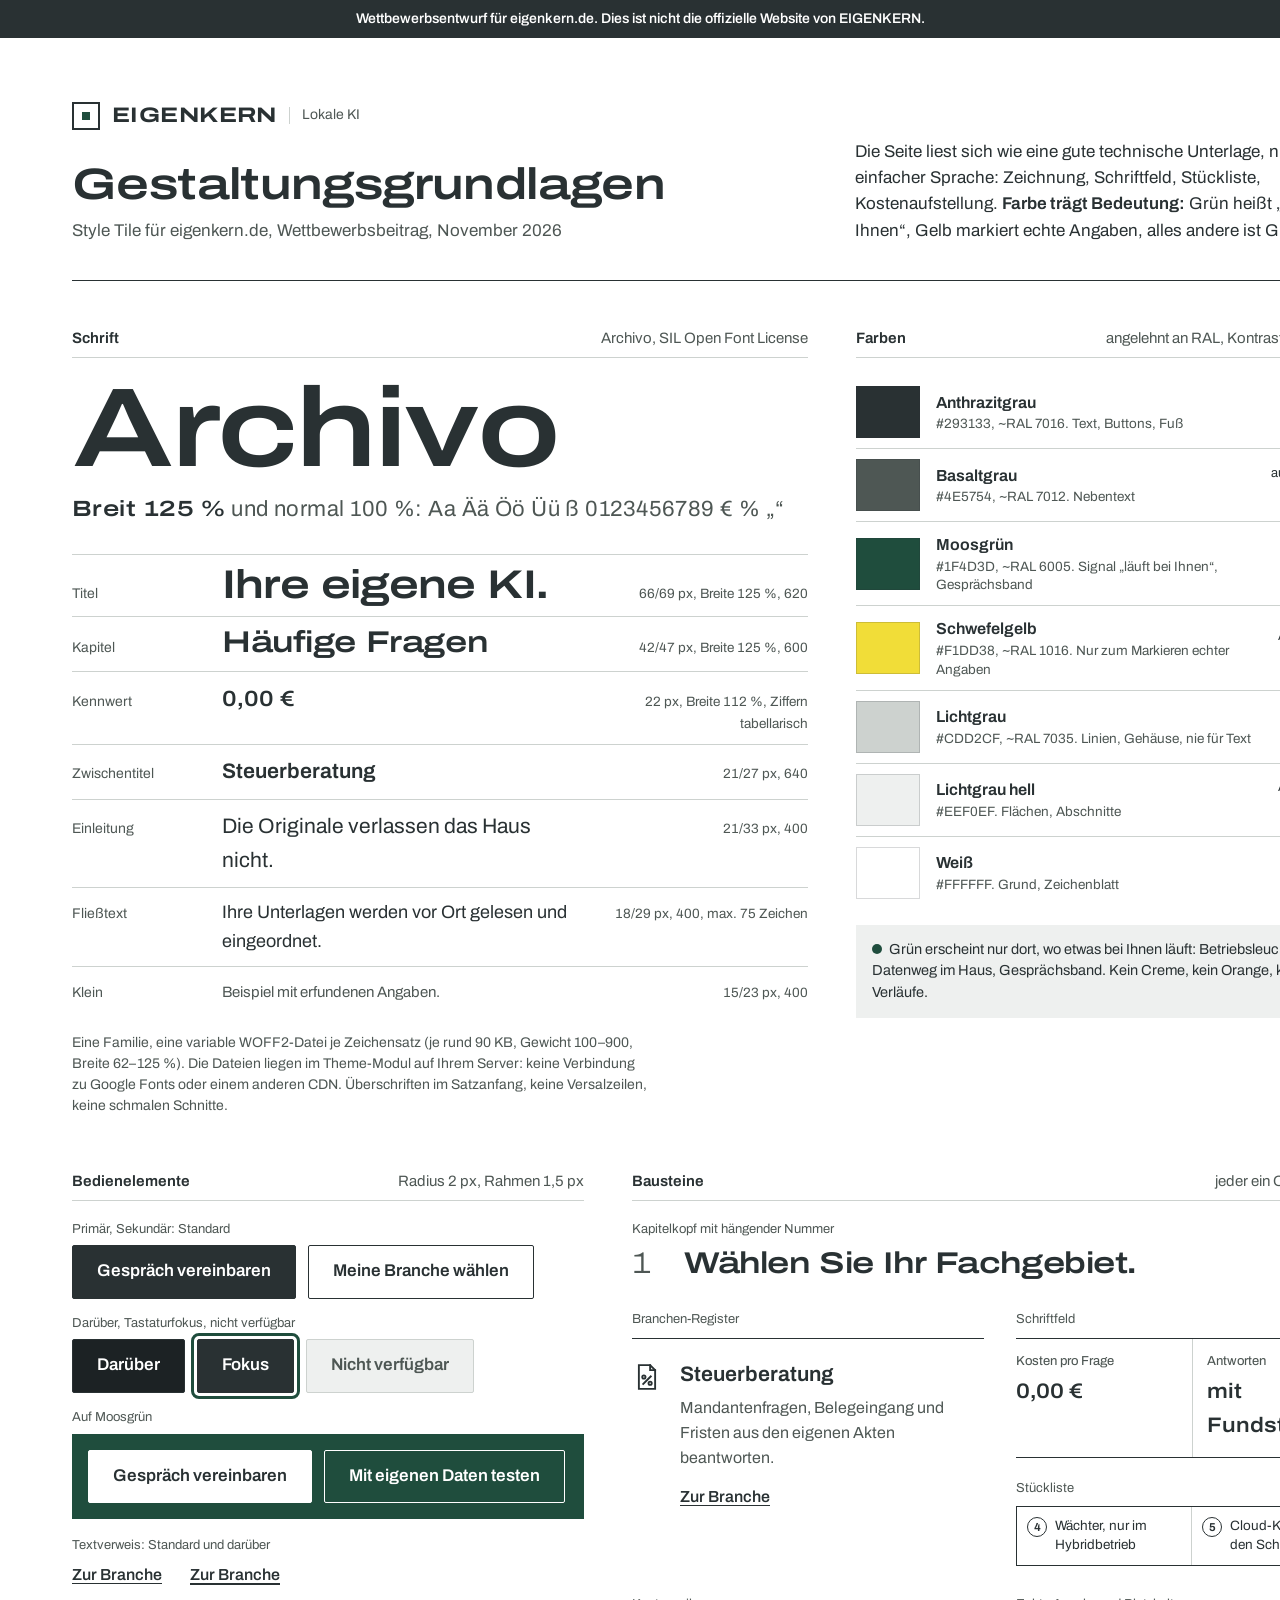
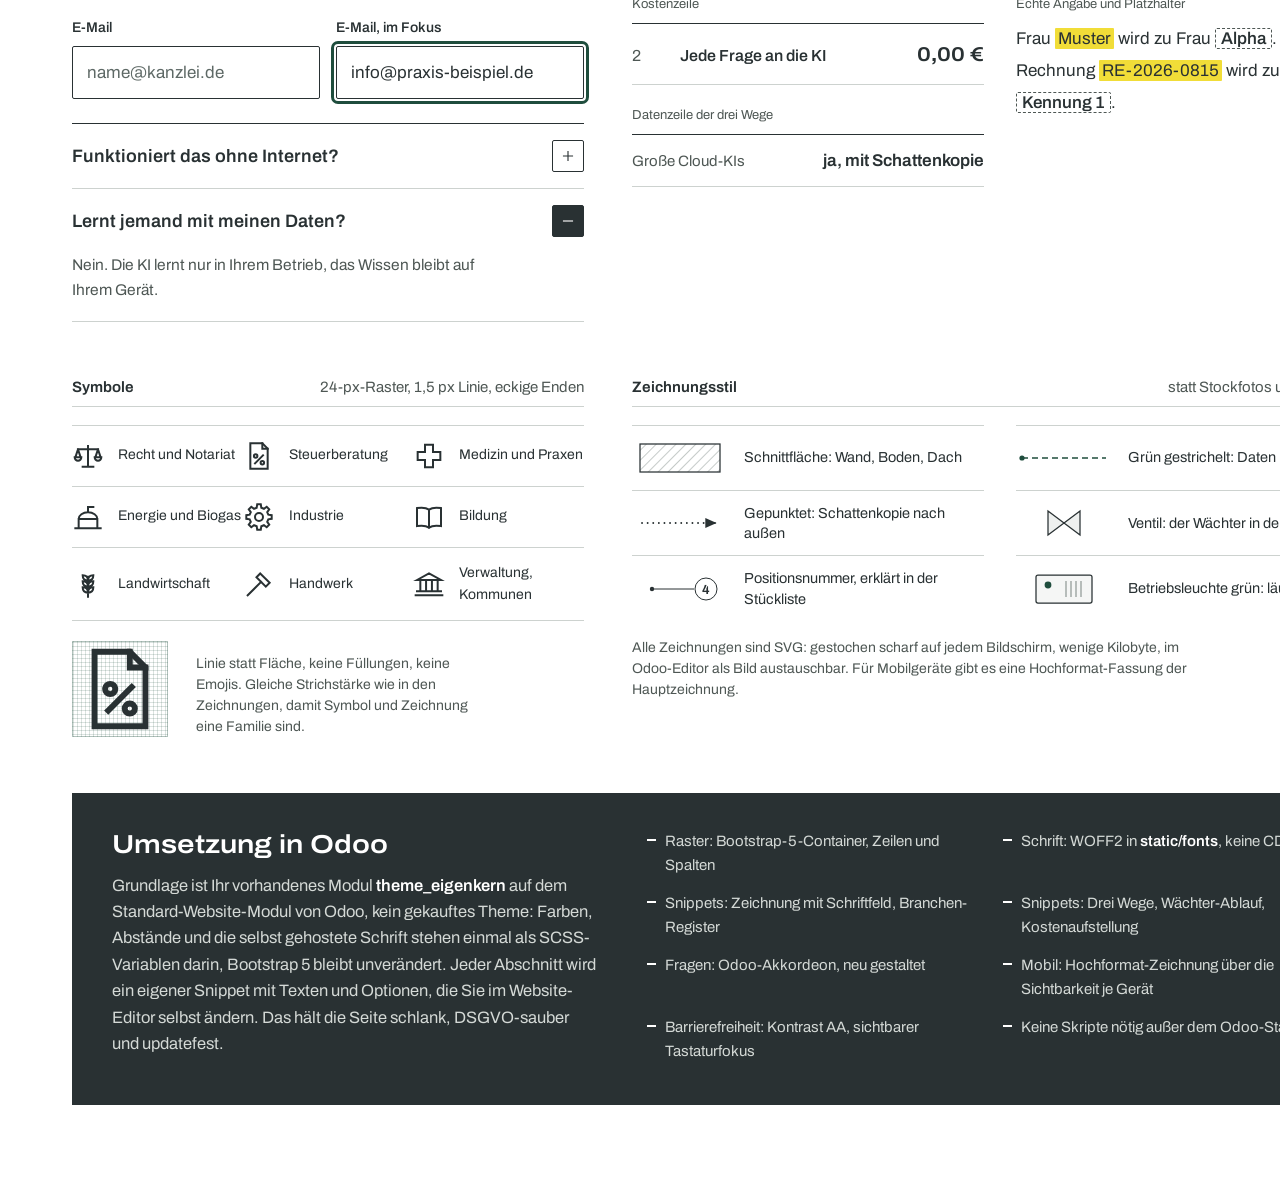
<file: styletile.html>
<!doctype html>
<html lang="de">
<head>
<meta charset="utf-8">
<meta name="viewport" content="width=1440">
<title>EIGENKERN Gestaltungsgrundlagen</title>
<meta name="robots" content="noindex, nofollow">
<link rel="stylesheet" href="assets/bootstrap.min.css">
<link rel="stylesheet" href="assets/eigenkern.css">
<style>
  body { background: #fff; }
  .st { width: 1440px; padding: 64px 72px 72px; }
  .st-kopf { display: grid; grid-template-columns: 7fr 5fr; gap: 64px; align-items: end; padding-bottom: 36px; border-bottom: 1.5px solid var(--ek-anthrazit); }
  .st-kopf h1 { font-stretch: 125%; font-weight: 620; font-size: 44px; line-height: 1.1; letter-spacing: -0.014em; margin: 22px 0 8px; }
  .st-kopf .unter { color: var(--ek-basalt); font-size: 17px; margin: 0; }
  .st-kopf .prinzip { font-size: 17px; line-height: 1.55; margin: 0; }
  .st-kopf .prinzip strong { font-weight: 640; }

  .st-raster { display: grid; grid-template-columns: repeat(12, 1fr); column-gap: 48px; row-gap: 56px; margin-top: 48px; }
  .st-block h2 { font-size: 15px; font-weight: 640; margin: 0 0 18px; padding-bottom: 10px; border-bottom: 1px solid var(--ek-linie); display: flex; justify-content: space-between; }
  .st-block h2 span { font-weight: 400; color: var(--ek-basalt); }

  /* Schrift */
  .st-muster { font-stretch: 125%; font-weight: 620; font-size: 112px; line-height: 0.95; letter-spacing: -0.02em; margin: 6px 0 10px; }
  .st-zeichen { font-size: 22px; color: var(--ek-basalt); letter-spacing: 0.02em; margin-bottom: 26px; }
  .st-zeichen b { font-stretch: 125%; font-weight: 600; color: var(--ek-anthrazit); }
  .st-skala { width: 100%; border-collapse: collapse; }
  .st-skala td { border-top: 1px solid var(--ek-linie); padding: 10px 16px 10px 0; vertical-align: baseline; }
  .st-skala td:first-child { width: 150px; font-size: 14px; color: var(--ek-basalt); }
  .st-skala td:last-child { width: 215px; font-size: 13.5px; color: var(--ek-basalt); padding-right: 0; text-align: right; font-variant-numeric: tabular-nums; }
  .st-notiz { font-size: 14px; color: var(--ek-basalt); margin: 16px 0 0; line-height: 1.5; max-width: 72ch; }

  /* Farben */
  .st-farbe { display: grid; grid-template-columns: 64px 1fr auto; gap: 16px; align-items: center; padding: 10px 0; border-top: 1px solid var(--ek-linie); }
  .st-farbe:first-of-type { border-top: 0; }
  .st-farbe i { width: 64px; height: 52px; display: block; border: 1px solid rgba(41,49,51,.18); }
  .st-farbe b { display: block; font-size: 16px; font-weight: 640; }
  .st-farbe small { display: block; font-size: 13.5px; color: var(--ek-basalt); line-height: 1.4; }
  .st-farbe .wert { font-size: 13px; text-align: right; line-height: 1.45; font-variant-numeric: tabular-nums; }
  .st-farbe .wert em { font-style: normal; display: inline-block; border: 1px solid var(--ek-anthrazit); border-radius: 2px; padding: 0 5px; margin-top: 3px; font-weight: 600; }
  .st-regel { margin-top: 16px; background: var(--ek-flaeche); padding: 14px 16px; font-size: 14.5px; line-height: 1.5; }
  .st-regel .gruen { display: inline-block; width: 10px; height: 10px; border-radius: 50%; background: var(--ek-moos); margin-right: 4px; vertical-align: 0; }

  /* Bedienelemente */
  .st-zeile { display: flex; flex-wrap: wrap; gap: 12px; align-items: center; margin-bottom: 14px; }
  .st-beschr { font-size: 13px; color: var(--ek-basalt); display: block; margin-bottom: 6px; }
  .st-gruenflaeche { background: var(--ek-moos); padding: 16px; display: flex; gap: 12px; }
  .st-feld label { display: block; font-size: 14px; font-weight: 560; margin-bottom: 6px; }
  .st-feld input { width: 100%; font: inherit; font-size: 17px; padding: 12px 14px; border: 1.5px solid var(--ek-anthrazit); border-radius: 2px; color: var(--ek-anthrazit); }
  .st-feld input::placeholder { color: var(--ek-text-leise); }
  .st-feld--fokus input { outline: 3px solid var(--ek-moos); outline-offset: 2px; }
  .ek-btn--schweben { background: #1c2224; }
  .st-link-hover { text-decoration-thickness: 2px; }

  /* Bausteine */
  .st-bausteine { display: grid; grid-template-columns: 1fr 1fr; gap: 28px 32px; }
  .st-baustein > .st-beschr { margin-bottom: 8px; }
  .st-mini-schriftfeld { display: grid; grid-template-columns: 1fr 1fr; border-top: 1.5px solid var(--ek-anthrazit); border-bottom: 1.5px solid var(--ek-anthrazit); }
  .st-mini-schriftfeld > div { padding: 12px 14px 14px 0; }
  .st-mini-schriftfeld > div + div { border-left: 1px solid var(--ek-linie); padding-left: 14px; }
  .st-mini-schriftfeld dt { font-size: 13px; font-weight: 450; color: var(--ek-basalt); margin-bottom: 4px; }
  .st-mini-schriftfeld dd { margin: 0; font-stretch: 112%; font-size: 21px; font-weight: 600; }
  .st-kostenzeile { display: grid; grid-template-columns: 40px 1fr auto; gap: 8px; border-top: 1.5px solid var(--ek-anthrazit); border-bottom: 1px solid var(--ek-linie); padding: 14px 0; font-size: 16px; align-items: baseline; }
  .st-kostenzeile span:first-child { color: var(--ek-basalt); }
  .st-kostenzeile b { font-weight: 560; }
  .st-kostenzeile .ek-null { font-stretch: 115%; font-weight: 640; font-size: 20px; }
  .st-text { font-size: 17px; line-height: 1.9; }
  .st-kapitel .ek-kapitel, .st-kapitel .ek-h2 { font-size: 30px; }
  .st-kapitel .ek-kapitelzeile { grid-template-columns: 52px 1fr; }

  /* Symbole */
  .st-symbole { display: grid; grid-template-columns: repeat(3, 1fr); gap: 0; border-top: 1px solid var(--ek-linie); }
  .st-symbole > div { display: flex; align-items: center; gap: 14px; padding: 14px 0; border-bottom: 1px solid var(--ek-linie); font-size: 14px; }
  .st-symbole svg { width: 32px; height: 32px; flex: 0 0 auto; }
  .st-gross { display: flex; gap: 28px; align-items: flex-end; margin-top: 20px; }
  .st-gross svg { color: var(--ek-anthrazit); }
  .st-raster24 { background-image: linear-gradient(to right, rgba(31,77,61,.16) 1px, transparent 1px), linear-gradient(to bottom, rgba(31,77,61,.16) 1px, transparent 1px); background-size: 4px 4px; border: 1px solid rgba(31,77,61,.35); }

  /* Zeichnungsstil */
  .st-legende { display: grid; grid-template-columns: 1fr 1fr; gap: 0 32px; }
  .st-legende > div { display: grid; grid-template-columns: 96px 1fr; gap: 16px; align-items: center; padding: 12px 0; border-top: 1px solid var(--ek-linie); font-size: 14.5px; line-height: 1.4; }
  .st-legende svg { width: 96px; height: 40px; }

  /* Odoo */
  .st-odoo { display: grid; grid-template-columns: 5fr 7fr; gap: 48px; background: var(--ek-anthrazit); color: #fff; padding: 36px 40px; }
  .st-odoo h2 { font-stretch: 115%; font-size: 26px; font-weight: 620; margin: 0 0 12px; padding: 0; border: 0; display: block; }
  .st-odoo p { color: var(--ek-auf-dunkel); font-size: 16.5px; line-height: 1.6; margin: 0 0 12px; }
  .st-odoo ul { list-style: none; padding: 0; margin: 0; display: grid; grid-template-columns: 1fr 1fr; gap: 8px 32px; font-size: 15px; color: var(--ek-auf-dunkel); }
  .st-odoo li { padding-left: 18px; position: relative; }
  .st-odoo li::before { content: ""; position: absolute; left: 0; top: 10px; width: 9px; height: 2px; background: #fff; }
  .st-odoo code { color: #fff; font-family: inherit; font-weight: 600; font-size: inherit; }
</style>
</head>
<body>
<div class="ek-entwurf" role="note">Wettbewerbsentwurf für eigenkern.de. Dies ist nicht die offizielle Website von EIGENKERN.</div>
<svg width="0" height="0" style="position:absolute" aria-hidden="true">
  <defs>
    <symbol id="i-recht" viewBox="0 0 24 24"><g fill="none" stroke="currentColor" stroke-width="1.5" stroke-linecap="square" stroke-linejoin="miter"><path d="M12 4.5v15.5M8 20h8M4.5 7h15M4.5 7 2.5 13M4.5 7l2 6M19.5 7l-2 6M19.5 7l2 6M2 13h5a2.5 2.5 0 0 1-5 0zM17 13h5a2.5 2.5 0 0 1-5 0z"/></g></symbol>
    <symbol id="i-steuer" viewBox="0 0 24 24"><g fill="none" stroke="currentColor" stroke-width="1.5" stroke-linecap="square" stroke-linejoin="miter"><path d="M5.5 2.5h9l4 4v15h-13z"/><path d="M14.5 2.5v4h4M9 17.5l6-6"/><circle cx="9.5" cy="12" r="1.3"/><circle cx="14.5" cy="17" r="1.3"/></g></symbol>
    <symbol id="i-medizin" viewBox="0 0 24 24"><g fill="none" stroke="currentColor" stroke-width="1.5" stroke-linecap="square" stroke-linejoin="miter"><path d="M9 3.5h6V9h5.5v6H15v5.5H9V15H3.5V9H9z"/></g></symbol>
    <symbol id="i-energie" viewBox="0 0 24 24"><g fill="none" stroke="currentColor" stroke-width="1.5" stroke-linecap="square" stroke-linejoin="miter"><path d="M2.5 20.5h19M5 20.5v-7h14v7M5 13.5a7 5 0 0 1 14 0M12 8.5V4.5h4"/></g></symbol>
    <symbol id="i-industrie" viewBox="0 0 24 24"><g fill="none" stroke="currentColor" stroke-width="1.5" stroke-linecap="square" stroke-linejoin="miter"><path d="M10.26 5.01 L10.66 2.49 L13.34 2.49 L13.74 5.01 L15.71 5.83 L17.78 4.33 L19.67 6.22 L18.17 8.29 L18.99 10.26 L21.51 10.66 L21.51 13.34 L18.99 13.74 L18.17 15.71 L19.67 17.78 L17.78 19.67 L15.71 18.17 L13.74 18.99 L13.34 21.51 L10.66 21.51 L10.26 18.99 L8.29 18.17 L6.22 19.67 L4.33 17.78 L5.83 15.71 L5.01 13.74 L2.49 13.34 L2.49 10.66 L5.01 10.26 L5.83 8.29 L4.33 6.22 L6.22 4.33 L8.29 5.83 Z"/><circle cx="12" cy="12" r="3"/></g></symbol>
    <symbol id="i-bildung" viewBox="0 0 24 24"><g fill="none" stroke="currentColor" stroke-width="1.5" stroke-linecap="square" stroke-linejoin="miter"><path d="M12 6.5C10 5 6.5 4.7 3 5.3v13.5c3.5-.6 7-.3 9 1.2 2-1.5 5.5-1.8 9-1.2V5.3c-3.5-.6-7-.3-9 1.2zM12 6.5V20"/></g></symbol>
    <symbol id="i-land" viewBox="0 0 24 24"><g fill="none" stroke="currentColor" stroke-width="1.5" stroke-linecap="square" stroke-linejoin="miter"><path d="M12 21.5V6.5M12 9.5c-2.6 0-4-1.5-4-4 2.5 0 4 1.5 4 4zM12 9.5c2.6 0 4-1.5 4-4-2.5 0-4 1.5-4 4zM12 14c-2.6 0-4-1.5-4-4 2.5 0 4 1.5 4 4zM12 14c2.6 0 4-1.5 4-4-2.5 0-4 1.5-4 4zM12 18.5c-2.6 0-4-1.5-4-4 2.5 0 4 1.5 4 4zM12 18.5c2.6 0 4-1.5 4-4-2.5 0-4 1.5-4 4z"/></g></symbol>
    <symbol id="i-handwerk" viewBox="0 0 24 24"><g fill="none" stroke="currentColor" stroke-width="1.5" stroke-linecap="square" stroke-linejoin="miter"><path d="M12.9 4.1 20 11.1 17.1 14 10.1 6.9zM13.6 10.4 3.5 20.5"/></g></symbol>
    <symbol id="i-verwaltung" viewBox="0 0 24 24"><g fill="none" stroke="currentColor" stroke-width="1.5" stroke-linecap="square" stroke-linejoin="miter"><path d="M3 9 12 4l9 5zM5.5 9.5v8M9.8 9.5v8M14.2 9.5v8M18.5 9.5v8M3 17.5h18M2 20.5h20"/></g></symbol>
    <symbol id="i-winkel" viewBox="0 0 12 12"><path d="M2.5 4.5 6 8l3.5-3.5" fill="none" stroke="currentColor" stroke-width="1.5" stroke-linecap="square"/></symbol>
    <symbol id="i-uhr" viewBox="0 0 24 24"><g fill="none" stroke="currentColor" stroke-width="1.5" stroke-linecap="square"><circle cx="12" cy="12" r="8.5"/><path d="M12 7v5.5l3.5 2"/></g></symbol>
    <symbol id="i-plus" viewBox="0 0 24 24"><path d="M12 6v12M6 12h12" fill="none" stroke="currentColor" stroke-width="1.5" stroke-linecap="square"/></symbol>
    <symbol id="i-minus" viewBox="0 0 24 24"><path d="M6 12h12" fill="none" stroke="currentColor" stroke-width="1.5" stroke-linecap="square"/></symbol>
    <symbol id="i-menue" viewBox="0 0 24 24"><path d="M4 7h16M4 12h16M4 17h16" fill="none" stroke="currentColor" stroke-width="1.5" stroke-linecap="square"/></symbol>
    <symbol id="logo-zeichen" viewBox="0 0 28 28"><rect x="1" y="1" width="26" height="26" fill="none" stroke="currentColor" stroke-width="2"/><rect x="10" y="10" width="8" height="8" style="fill:var(--ek-logo-kern,#1f4d3d)"/></symbol>
    <pattern id="schraffur" width="7" height="7" patternUnits="userSpaceOnUse" patternTransform="rotate(45)"><rect width="7" height="7" fill="#fff"/><line x1="0" y1="0" x2="0" y2="7" stroke="#8e9793" stroke-width="1"/></pattern>
    <pattern id="erde" width="8" height="8" patternUnits="userSpaceOnUse" patternTransform="rotate(-45)"><line x1="0" y1="0" x2="0" y2="8" stroke="#8e9793" stroke-width="1"/></pattern>
    <marker id="spitze" viewBox="0 0 10 10" refX="8.5" refY="5" markerWidth="7" markerHeight="7" orient="auto-start-reverse"><path d="M0 1 9 5 0 9z" fill="#293133"/></marker>
    <marker id="spitze-moos" viewBox="0 0 10 10" refX="8.5" refY="5" markerWidth="7" markerHeight="7" orient="auto-start-reverse"><path d="M0 1 9 5 0 9z" fill="#1f4d3d"/></marker>
  </defs>
</svg>
<div class="st">
  <header class="st-kopf">
    <div>
      <span class="ek-logo"><svg width="28" height="28" aria-hidden="true"><use href="#logo-zeichen"/></svg><span class="ek-logo__wort">EIGENKERN</span><span class="ek-logo__zusatz">Lokale KI</span></span>
      <h1>Gestaltungsgrundlagen</h1>
      <p class="unter">Style Tile für eigenkern.de, Wettbewerbsbeitrag, November 2026</p>
    </div>
    <p class="prinzip">Die Seite liest sich wie eine gute technische Unterlage, nur in einfacher Sprache: Zeichnung, Schriftfeld, Stückliste, Kostenaufstellung. <strong>Farbe trägt Bedeutung:</strong> Grün heißt „läuft bei Ihnen“, Gelb markiert echte Angaben, alles andere ist Grau.</p>
  </header>

  <div class="st-raster">

    <!-- Schrift -->
    <section class="st-block" style="grid-column: 1 / 8">
      <h2>Schrift <span>Archivo, SIL Open Font License</span></h2>
      <div class="st-muster">Archivo</div>
      <div class="st-zeichen"><b>Breit 125 %</b> und normal 100 %: Aa Ää Öö Üü ß 0123456789 € % „“</div>
      <table class="st-skala">
        <tr><td>Titel</td><td><span style="font-stretch:125%;font-weight:620;font-size:40px;line-height:1;letter-spacing:-.02em;white-space:nowrap">Ihre eigene KI.</span></td><td>66/69 px, Breite 125 %, 620</td></tr>
        <tr><td>Kapitel</td><td><span style="font-stretch:125%;font-weight:600;font-size:30px;line-height:1;letter-spacing:-.014em">Häufige Fragen</span></td><td>42/47 px, Breite 125 %, 600</td></tr>
        <tr><td>Kennwert</td><td><span style="font-stretch:112%;font-weight:600;font-size:22px">0,00 €</span></td><td>22 px, Breite 112 %, Ziffern tabellarisch</td></tr>
        <tr><td>Zwischentitel</td><td><span style="font-weight:640;font-size:21px">Steuerberatung</span></td><td>21/27 px, 640</td></tr>
        <tr><td>Einleitung</td><td><span style="font-size:21px">Die Originale verlassen das Haus nicht.</span></td><td>21/33 px, 400</td></tr>
        <tr><td>Fließtext</td><td><span style="font-size:18px">Ihre Unterlagen werden vor Ort gelesen und eingeordnet.</span></td><td>18/29 px, 400, max. 75 Zeichen</td></tr>
        <tr><td>Klein</td><td><span style="font-size:15px;color:#4e5754">Beispiel mit erfundenen Angaben.</span></td><td>15/23 px, 400</td></tr>
      </table>
      <p class="st-notiz">Eine Familie, eine variable WOFF2-Datei je Zeichensatz (je rund 90 KB, Gewicht 100–900, Breite 62–125 %). Die Dateien liegen im Theme-Modul auf Ihrem Server: keine Verbindung zu Google Fonts oder einem anderen CDN. Überschriften im Satzanfang, keine Versalzeilen, keine schmalen Schnitte.</p>
    </section>

    <!-- Farben -->
    <section class="st-block" style="grid-column: 8 / 13">
      <h2>Farben <span>angelehnt an RAL, Kontrast nach WCAG</span></h2>
      <div class="st-farbe"><i style="background:#293133"></i><div><b>Anthrazitgrau</b><small>#293133, ~RAL 7016. Text, Buttons, Fuß</small></div><div class="wert">auf Weiß<br><em>13,3 : 1 AA</em></div></div>
      <div class="st-farbe"><i style="background:#4e5754"></i><div><b>Basaltgrau</b><small>#4E5754, ~RAL 7012. Nebentext</small></div><div class="wert">auf Lichtgrau hell<br><em>6,5 : 1 AA</em></div></div>
      <div class="st-farbe"><i style="background:#1f4d3d"></i><div><b>Moosgrün</b><small>#1F4D3D, ~RAL 6005. Signal „läuft bei Ihnen“, Gesprächsband</small></div><div class="wert">Weiß darauf<br><em>9,6 : 1 AA</em></div></div>
      <div class="st-farbe"><i style="background:#f1dd38"></i><div><b>Schwefelgelb</b><small>#F1DD38, ~RAL 1016. Nur zum Markieren echter Angaben</small></div><div class="wert">Anthrazit darauf<br><em>9,6 : 1 AA</em></div></div>
      <div class="st-farbe"><i style="background:#cdd2cf"></i><div><b>Lichtgrau</b><small>#CDD2CF, ~RAL 7035. Linien, Gehäuse, nie für Text</small></div><div class="wert">Linie<br><em>dekorativ</em></div></div>
      <div class="st-farbe"><i style="background:#eef0ef"></i><div><b>Lichtgrau hell</b><small>#EEF0EF. Flächen, Abschnitte</small></div><div class="wert">Anthrazit darauf<br><em>11,6 : 1 AA</em></div></div>
      <div class="st-farbe"><i style="background:#ffffff"></i><div><b>Weiß</b><small>#FFFFFF. Grund, Zeichenblatt</small></div><div class="wert">&nbsp;</div></div>
      <p class="st-regel"><span class="gruen"></span> Grün erscheint nur dort, wo etwas bei Ihnen läuft: Betriebsleuchte, Datenweg im Haus, Gesprächsband. Kein Creme, kein Orange, keine Verläufe.</p>
    </section>

    <!-- Bedienelemente -->
    <section class="st-block" style="grid-column: 1 / 6">
      <h2>Bedienelemente <span>Radius 2 px, Rahmen 1,5 px</span></h2>
      <span class="st-beschr">Primär, Sekundär: Standard</span>
      <div class="st-zeile"><a class="ek-btn ek-btn--voll" href="#">Gespräch vereinbaren</a><a class="ek-btn ek-btn--rahmen" href="#">Meine Branche wählen</a></div>
      <span class="st-beschr">Darüber, Tastaturfokus, nicht verfügbar</span>
      <div class="st-zeile"><a class="ek-btn ek-btn--voll ek-btn--schweben" href="#">Darüber</a><a class="ek-btn ek-btn--voll ek-btn--fokus" href="#">Fokus</a><span class="ek-btn" aria-disabled="true">Nicht verfügbar</span></div>
      <span class="st-beschr">Auf Moosgrün</span>
      <div class="st-gruenflaeche mb-3"><a class="ek-btn ek-btn--hell" href="#">Gespräch vereinbaren</a><a class="ek-btn ek-btn--hellrahmen" href="#">Mit eigenen Daten testen</a></div>
      <span class="st-beschr">Textverweis: Standard und darüber</span>
      <div class="st-zeile" style="gap:28px;font-size:16px;font-weight:560"><a href="#">Zur Branche</a><a class="st-link-hover" href="#">Zur Branche</a></div>
      <div class="row g-3 mt-1">
        <div class="col-6 st-feld"><label for="f1">E-Mail</label><input id="f1" placeholder="name@kanzlei.de"></div>
        <div class="col-6 st-feld st-feld--fokus"><label for="f2">E-Mail, im Fokus</label><input id="f2" value="info@praxis-beispiel.de"></div>
      </div>
      <div class="ek-akkordeon mt-4">
        <div class="ek-akkordeon__eintrag"><button class="ek-akkordeon__frage" aria-expanded="false" style="font-size:18px;padding:16px 0">Funktioniert das ohne Internet?<span class="ek-akkordeon__zeichen"><svg width="18" height="18"><use href="#i-plus"/></svg></span></button></div>
        <div class="ek-akkordeon__eintrag"><button class="ek-akkordeon__frage" aria-expanded="true" style="font-size:18px;padding:16px 0">Lernt jemand mit meinen Daten?<span class="ek-akkordeon__zeichen"><svg width="18" height="18"><use href="#i-minus"/></svg></span></button><div class="ek-akkordeon__antwort" style="font-size:15.5px;padding-bottom:18px"><p>Nein. Die KI lernt nur in Ihrem Betrieb, das Wissen bleibt auf Ihrem Gerät.</p></div></div>
      </div>
    </section>

    <!-- Bausteine -->
    <section class="st-block" style="grid-column: 6 / 13">
      <h2>Bausteine <span>jeder ein Odoo-Snippet</span></h2>
      <div class="st-bausteine">
        <div class="st-baustein" style="grid-column: 1 / 3">
          <span class="st-beschr">Kapitelkopf mit hängender Nummer</span>
          <div class="st-kapitel"><div class="ek-kapitelzeile"><span class="ek-kapitel">1</span><span class="ek-h2" style="max-width:none">Wählen Sie Ihr Fachgebiet.</span></div></div>
        </div>
        <div class="st-baustein">
          <span class="st-beschr">Branchen-Register</span>
          <article class="ek-eintrag" style="height:auto"><svg aria-hidden="true"><use href="#i-steuer"/></svg><div><h3 class="ek-h3">Steuerberatung</h3><p>Mandantenfragen, Belegeingang und Fristen aus den eigenen Akten beantworten.</p><a href="#">Zur Branche</a></div></article>
        </div>
        <div class="st-baustein">
          <span class="st-beschr">Schriftfeld</span>
          <dl class="st-mini-schriftfeld"><div><dt>Kosten pro Frage</dt><dd>0,00 €</dd></div><div><dt>Antworten</dt><dd>mit Fundstelle</dd></div></dl>
          <span class="st-beschr" style="margin-top:20px">Stückliste</span>
          <div class="ek-stueckliste" style="grid-template-columns:1fr 1fr;border-top:1.5px solid #293133"><div><span class="ek-pos">4</span><span>Wächter, nur im Hybridbetrieb</span></div><div><span class="ek-pos">5</span><span>Cloud-KI, sieht nur den Schatten</span></div></div>
        </div>
        <div class="st-baustein">
          <span class="st-beschr">Kostenzeile</span>
          <div class="st-kostenzeile"><span>2</span><b>Jede Frage an die KI</b><span class="ek-null">0,00 €</span></div>
          <span class="st-beschr" style="margin-top:20px">Datenzeile der drei Wege</span>
          <dl class="ek-weg__daten" style="margin:0"><div><dt>Große Cloud-KIs</dt><dd>ja, mit Schattenkopie</dd></div></dl>
        </div>
        <div class="st-baustein">
          <span class="st-beschr">Echte Angabe und Platzhalter</span>
          <p class="st-text m-0">Frau <mark class="ek-echt">Muster</mark> wird zu Frau <span class="ek-platzhalter">Alpha</span>.<br>Rechnung <mark class="ek-echt">RE-2026-0815</mark> wird zu <span class="ek-platzhalter">Kennung 1</span>.</p>
        </div>
      </div>
    </section>

    <!-- Symbole -->
    <section class="st-block" style="grid-column: 1 / 6">
      <h2>Symbole <span>24-px-Raster, 1,5 px Linie, eckige Enden</span></h2>
      <div class="st-symbole">
        <div><svg><use href="#i-recht"/></svg>Recht und Notariat</div>
        <div><svg><use href="#i-steuer"/></svg>Steuerberatung</div>
        <div><svg><use href="#i-medizin"/></svg>Medizin und Praxen</div>
        <div><svg><use href="#i-energie"/></svg>Energie und Biogas</div>
        <div><svg><use href="#i-industrie"/></svg>Industrie</div>
        <div><svg><use href="#i-bildung"/></svg>Bildung</div>
        <div><svg><use href="#i-land"/></svg>Landwirtschaft</div>
        <div><svg><use href="#i-handwerk"/></svg>Handwerk</div>
        <div><svg><use href="#i-verwaltung"/></svg>Verwaltung, Kommunen</div>
      </div>
      <div class="st-gross">
        <svg class="st-raster24" width="96" height="96"><use href="#i-steuer"/></svg>
        <p class="st-notiz m-0" style="max-width:34ch">Linie statt Fläche, keine Füllungen, keine Emojis. Gleiche Strichstärke wie in den Zeichnungen, damit Symbol und Zeichnung eine Familie sind.</p>
      </div>
    </section>

    <!-- Zeichnungsstil -->
    <section class="st-block" style="grid-column: 6 / 13">
      <h2>Zeichnungsstil <span>statt Stockfotos und KI-Bildern</span></h2>
      <div class="st-legende">
        <div><svg viewBox="0 0 96 40"><rect x="8" y="6" width="80" height="28" fill="url(#schraffur)" stroke="#293133" stroke-width="1.25"/></svg><span>Schnittfläche: Wand, Boden, Dach</span></div>
        <div><svg viewBox="0 0 96 40"><path d="M6 20H90" stroke="#1f4d3d" stroke-width="1.6" stroke-dasharray="6 4"/><circle cx="6" cy="20" r="2.6" fill="#1f4d3d"/></svg><span>Grün gestrichelt: Daten im Haus</span></div>
        <div><svg viewBox="0 0 96 40"><path d="M10 20H84" stroke="#293133" stroke-width="1.8" stroke-dasharray="0.1 5.5" stroke-linecap="round" marker-end="url(#spitze)"/></svg><span>Gepunktet: Schattenkopie nach außen</span></div>
        <div><svg viewBox="0 0 96 40"><path d="M32 8 48 20 32 32ZM64 8 48 20 64 32Z" fill="#eef0ef" stroke="#293133" stroke-width="1.25"/></svg><span>Ventil: der Wächter in der Wand</span></div>
        <div><svg viewBox="0 0 96 40"><path d="M20 20H62" stroke="#293133"/><circle cx="20" cy="20" r="2.2" fill="#293133"/><circle cx="74" cy="20" r="11" fill="#fff" stroke="#293133"/><text x="74" y="24.6" text-anchor="middle" font-size="13" font-weight="650" fill="#293133">4</text></svg><span>Positionsnummer, erklärt in der Stückliste</span></div>
        <div><svg viewBox="0 0 96 40"><rect x="20" y="6" width="56" height="28" rx="2" fill="#f5f6f5" stroke="#293133" stroke-width="1.25"/><circle cx="32" cy="16" r="3.4" fill="#1f4d3d"/><path d="M50 12v16M55 12v16M60 12v16M65 12v16" stroke="#8e9793" stroke-width="1.2"/></svg><span>Betriebsleuchte grün: läuft bei Ihnen</span></div>
      </div>
      <p class="st-notiz">Alle Zeichnungen sind SVG: gestochen scharf auf jedem Bildschirm, wenige Kilobyte, im Odoo-Editor als Bild austauschbar. Für Mobilgeräte gibt es eine Hochformat-Fassung der Hauptzeichnung.</p>
    </section>

    <!-- Odoo -->
    <section class="st-block" style="grid-column: 1 / 13">
      <div class="st-odoo">
        <div>
          <h2>Umsetzung in Odoo</h2>
          <p>Grundlage ist Ihr vorhandenes Modul <code>theme_eigenkern</code> auf dem Standard-Website-Modul von Odoo, kein gekauftes Theme: Farben, Abstände und die selbst gehostete Schrift stehen einmal als SCSS-Variablen darin, Bootstrap 5 bleibt unverändert. Jeder Abschnitt wird ein eigener Snippet mit Texten und Optionen, die Sie im Website-Editor selbst ändern. Das hält die Seite schlank, DSGVO-sauber und updatefest.</p>
        </div>
        <ul>
          <li>Raster: Bootstrap-5-Container, Zeilen und Spalten</li>
          <li>Schrift: WOFF2 in <code>static/fonts</code>, keine CDN</li>
          <li>Snippets: Zeichnung mit Schriftfeld, Branchen-Register</li>
          <li>Snippets: Drei Wege, Wächter-Ablauf, Kostenaufstellung</li>
          <li>Fragen: Odoo-Akkordeon, neu gestaltet</li>
          <li>Mobil: Hochformat-Zeichnung über die Sichtbarkeit je Gerät</li>
          <li>Barrierefreiheit: Kontrast AA, sichtbarer Tastaturfokus</li>
          <li>Keine Skripte nötig außer dem Odoo-Standard</li>
        </ul>
      </div>
    </section>

  </div>
</div>
</body>
</html>
</file>
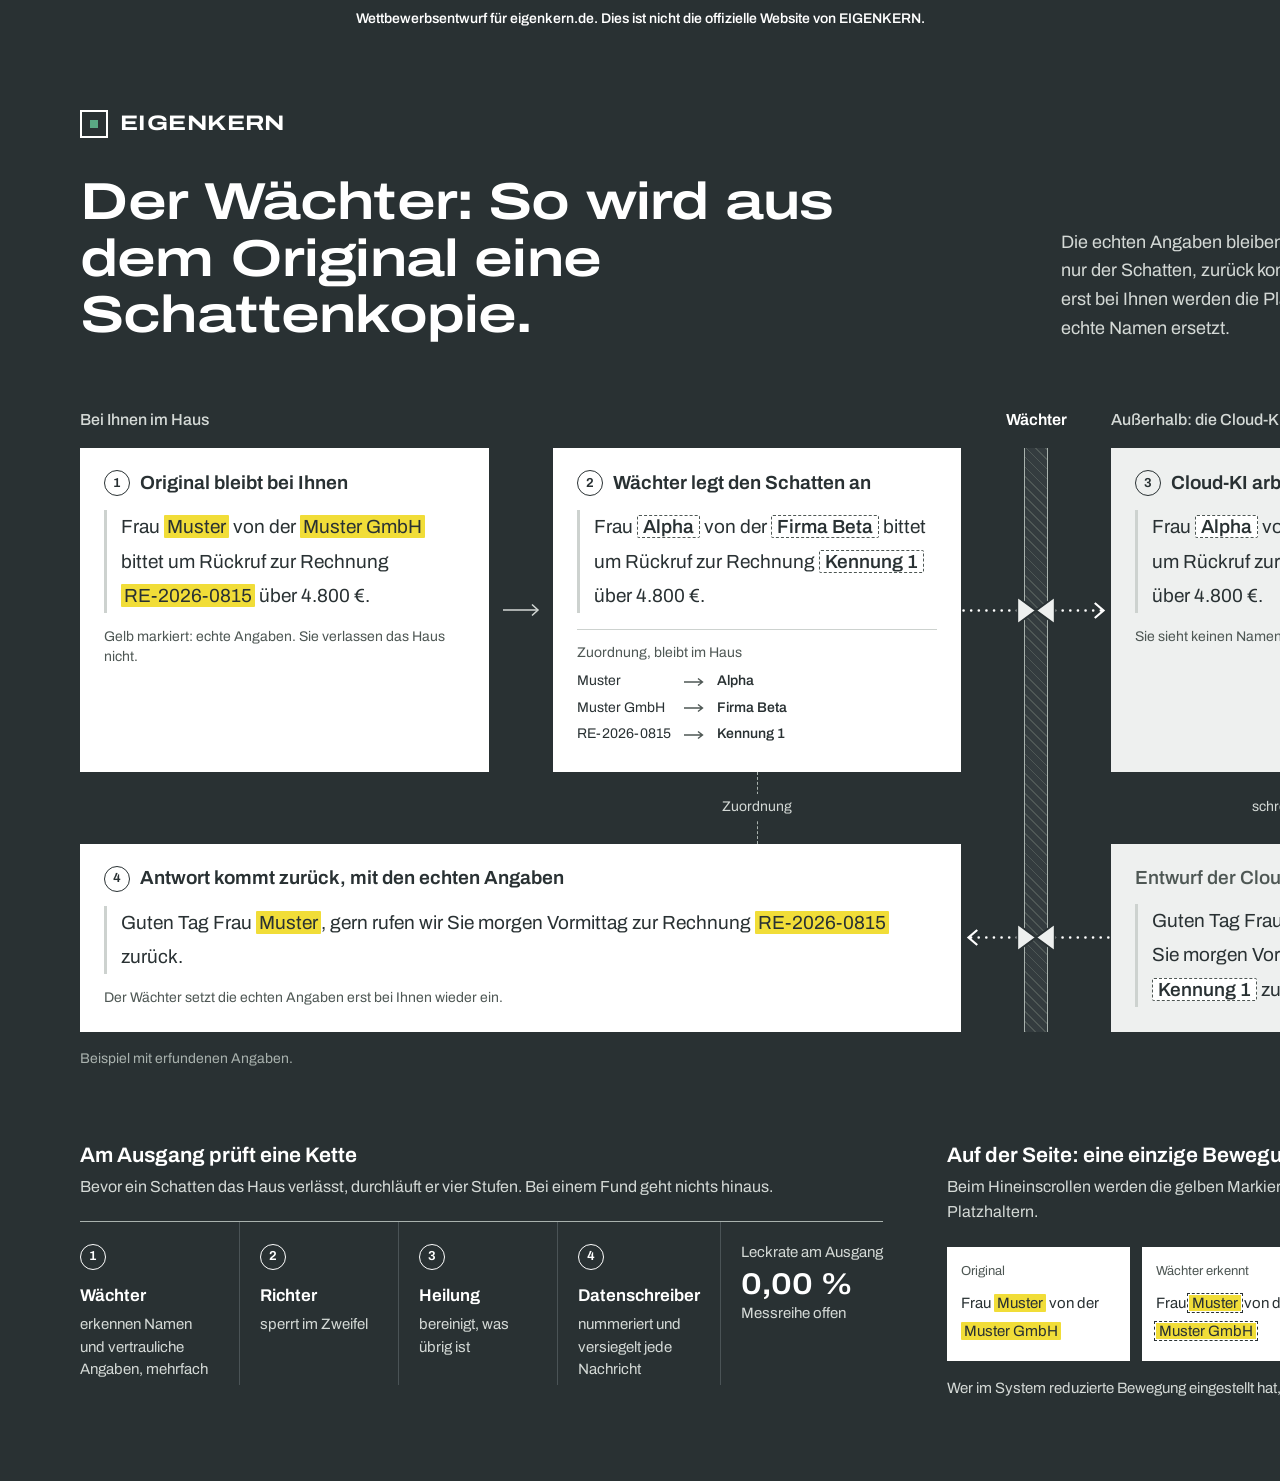
<file: waechter.html>
<!doctype html>
<html lang="de">
<head>
<meta charset="utf-8">
<meta name="viewport" content="width=1600">
<title>Der Wächter: Ablauf</title>
<meta name="robots" content="noindex, nofollow">
<link rel="stylesheet" href="assets/bootstrap.min.css">
<link rel="stylesheet" href="assets/eigenkern.css">
<style>
  body { background: var(--ek-anthrazit); color: #fff; }
  .wa { width: 1600px; padding: 72px 80px 80px; }
  .wa-kopf { display: grid; grid-template-columns: 8fr 4fr; gap: 64px; align-items: end; margin-bottom: 64px; }
  .wa-kopf .ek-logo { color: #fff; --ek-logo-kern: #5aa884; }
  .wa-kopf h1 { font-stretch: 125%; font-weight: 620; font-size: 52px; line-height: 1.08; letter-spacing: -0.016em; margin: 28px 0 0; max-width: 22ch; }
  .wa-kopf p { color: var(--ek-auf-dunkel); font-size: 18px; margin: 0; max-width: 40ch; }
  .wa .ek-ablauf { --ek-spalten: minmax(0, 1fr) 64px minmax(0, 1fr) 150px minmax(0, 1fr); }
  .wa .ek-blatt__dokument { font-size: 19px; }
  .wa .ek-blatt__kopf { font-size: 19px; }
  .wa .ek-ablauf__zonen { font-size: 16px; }
  .wa .ek-mauer__durchgang svg { width: 150px; height: 55px; }

  .wa-unten { display: grid; grid-template-columns: 7fr 5fr; gap: 64px; margin-top: 72px; }
  .wa-unten h2 { font-size: 21px; font-weight: 640; margin: 0 0 6px; }
  .wa-unten .ek-leise { color: var(--ek-auf-dunkel); font-size: 16px; margin: 0 0 22px; }

  .wa-kette { display: grid; grid-template-columns: repeat(4, 1fr) auto; border-top: 1.5px solid var(--ek-auf-dunkel-leise); }
  .wa-kette > div { padding: 18px 20px 4px 0; position: relative; }
  .wa-kette > div + div { padding-left: 20px; border-left: 1px solid #4a5356; }
  .wa-kette .ek-pos { width: 26px; height: 26px; font-size: 13px; color: #fff; margin-bottom: 12px; }
  .wa-kette b { display: block; font-size: 17px; font-weight: 640; margin-bottom: 4px; }
  .wa-kette span.t { display: block; font-size: 15px; line-height: 1.5; color: var(--ek-auf-dunkel); }
  .wa-kette .wa-ergebnis { padding-right: 0; }
  .wa-kette .wa-ergebnis em { font-style: normal; display: block; font-size: 15px; color: var(--ek-auf-dunkel); }
  .wa-kette .wa-ergebnis strong { display: block; font-stretch: 115%; font-weight: 640; font-size: 30px; line-height: 1.1; margin-top: 4px; white-space: nowrap; }

  .wa-bilder { display: grid; grid-template-columns: repeat(3, 1fr); gap: 12px; }
  .wa-bild { background: #fff; color: var(--ek-anthrazit); padding: 14px 14px 16px; }
  .wa-bild small { display: block; font-size: 13px; color: var(--ek-basalt); margin-bottom: 8px; }
  .wa-bild p { font-size: 15px; line-height: 1.85; margin: 0; }
  .wa-erkannt { background: var(--ek-schwefel); outline: 1.5px dashed var(--ek-anthrazit); outline-offset: 1px; padding: 0 3px; white-space: nowrap; }
  .wa-hinweis { font-size: 15px; color: var(--ek-auf-dunkel); margin: 16px 0 0; line-height: 1.55; }
</style>
</head>
<body>
<div class="ek-entwurf" role="note">Wettbewerbsentwurf für eigenkern.de. Dies ist nicht die offizielle Website von EIGENKERN.</div>
<svg width="0" height="0" style="position:absolute" aria-hidden="true">
  <defs>
    <symbol id="i-recht" viewBox="0 0 24 24"><g fill="none" stroke="currentColor" stroke-width="1.5" stroke-linecap="square" stroke-linejoin="miter"><path d="M12 4.5v15.5M8 20h8M4.5 7h15M4.5 7 2.5 13M4.5 7l2 6M19.5 7l-2 6M19.5 7l2 6M2 13h5a2.5 2.5 0 0 1-5 0zM17 13h5a2.5 2.5 0 0 1-5 0z"/></g></symbol>
    <symbol id="i-steuer" viewBox="0 0 24 24"><g fill="none" stroke="currentColor" stroke-width="1.5" stroke-linecap="square" stroke-linejoin="miter"><path d="M5.5 2.5h9l4 4v15h-13z"/><path d="M14.5 2.5v4h4M9 17.5l6-6"/><circle cx="9.5" cy="12" r="1.3"/><circle cx="14.5" cy="17" r="1.3"/></g></symbol>
    <symbol id="i-medizin" viewBox="0 0 24 24"><g fill="none" stroke="currentColor" stroke-width="1.5" stroke-linecap="square" stroke-linejoin="miter"><path d="M9 3.5h6V9h5.5v6H15v5.5H9V15H3.5V9H9z"/></g></symbol>
    <symbol id="i-energie" viewBox="0 0 24 24"><g fill="none" stroke="currentColor" stroke-width="1.5" stroke-linecap="square" stroke-linejoin="miter"><path d="M2.5 20.5h19M5 20.5v-7h14v7M5 13.5a7 5 0 0 1 14 0M12 8.5V4.5h4"/></g></symbol>
    <symbol id="i-industrie" viewBox="0 0 24 24"><g fill="none" stroke="currentColor" stroke-width="1.5" stroke-linecap="square" stroke-linejoin="miter"><path d="M10.26 5.01 L10.66 2.49 L13.34 2.49 L13.74 5.01 L15.71 5.83 L17.78 4.33 L19.67 6.22 L18.17 8.29 L18.99 10.26 L21.51 10.66 L21.51 13.34 L18.99 13.74 L18.17 15.71 L19.67 17.78 L17.78 19.67 L15.71 18.17 L13.74 18.99 L13.34 21.51 L10.66 21.51 L10.26 18.99 L8.29 18.17 L6.22 19.67 L4.33 17.78 L5.83 15.71 L5.01 13.74 L2.49 13.34 L2.49 10.66 L5.01 10.26 L5.83 8.29 L4.33 6.22 L6.22 4.33 L8.29 5.83 Z"/><circle cx="12" cy="12" r="3"/></g></symbol>
    <symbol id="i-bildung" viewBox="0 0 24 24"><g fill="none" stroke="currentColor" stroke-width="1.5" stroke-linecap="square" stroke-linejoin="miter"><path d="M12 6.5C10 5 6.5 4.7 3 5.3v13.5c3.5-.6 7-.3 9 1.2 2-1.5 5.5-1.8 9-1.2V5.3c-3.5-.6-7-.3-9 1.2zM12 6.5V20"/></g></symbol>
    <symbol id="i-land" viewBox="0 0 24 24"><g fill="none" stroke="currentColor" stroke-width="1.5" stroke-linecap="square" stroke-linejoin="miter"><path d="M12 21.5V6.5M12 9.5c-2.6 0-4-1.5-4-4 2.5 0 4 1.5 4 4zM12 9.5c2.6 0 4-1.5 4-4-2.5 0-4 1.5-4 4zM12 14c-2.6 0-4-1.5-4-4 2.5 0 4 1.5 4 4zM12 14c2.6 0 4-1.5 4-4-2.5 0-4 1.5-4 4zM12 18.5c-2.6 0-4-1.5-4-4 2.5 0 4 1.5 4 4zM12 18.5c2.6 0 4-1.5 4-4-2.5 0-4 1.5-4 4z"/></g></symbol>
    <symbol id="i-handwerk" viewBox="0 0 24 24"><g fill="none" stroke="currentColor" stroke-width="1.5" stroke-linecap="square" stroke-linejoin="miter"><path d="M12.9 4.1 20 11.1 17.1 14 10.1 6.9zM13.6 10.4 3.5 20.5"/></g></symbol>
    <symbol id="i-verwaltung" viewBox="0 0 24 24"><g fill="none" stroke="currentColor" stroke-width="1.5" stroke-linecap="square" stroke-linejoin="miter"><path d="M3 9 12 4l9 5zM5.5 9.5v8M9.8 9.5v8M14.2 9.5v8M18.5 9.5v8M3 17.5h18M2 20.5h20"/></g></symbol>
    <symbol id="i-winkel" viewBox="0 0 12 12"><path d="M2.5 4.5 6 8l3.5-3.5" fill="none" stroke="currentColor" stroke-width="1.5" stroke-linecap="square"/></symbol>
    <symbol id="i-uhr" viewBox="0 0 24 24"><g fill="none" stroke="currentColor" stroke-width="1.5" stroke-linecap="square"><circle cx="12" cy="12" r="8.5"/><path d="M12 7v5.5l3.5 2"/></g></symbol>
    <symbol id="i-plus" viewBox="0 0 24 24"><path d="M12 6v12M6 12h12" fill="none" stroke="currentColor" stroke-width="1.5" stroke-linecap="square"/></symbol>
    <symbol id="i-minus" viewBox="0 0 24 24"><path d="M6 12h12" fill="none" stroke="currentColor" stroke-width="1.5" stroke-linecap="square"/></symbol>
    <symbol id="i-menue" viewBox="0 0 24 24"><path d="M4 7h16M4 12h16M4 17h16" fill="none" stroke="currentColor" stroke-width="1.5" stroke-linecap="square"/></symbol>
    <symbol id="logo-zeichen" viewBox="0 0 28 28"><rect x="1" y="1" width="26" height="26" fill="none" stroke="currentColor" stroke-width="2"/><rect x="10" y="10" width="8" height="8" style="fill:var(--ek-logo-kern,#1f4d3d)"/></symbol>
    <pattern id="schraffur" width="7" height="7" patternUnits="userSpaceOnUse" patternTransform="rotate(45)"><rect width="7" height="7" fill="#fff"/><line x1="0" y1="0" x2="0" y2="7" stroke="#8e9793" stroke-width="1"/></pattern>
    <pattern id="erde" width="8" height="8" patternUnits="userSpaceOnUse" patternTransform="rotate(-45)"><line x1="0" y1="0" x2="0" y2="8" stroke="#8e9793" stroke-width="1"/></pattern>
    <marker id="spitze" viewBox="0 0 10 10" refX="8.5" refY="5" markerWidth="7" markerHeight="7" orient="auto-start-reverse"><path d="M0 1 9 5 0 9z" fill="#293133"/></marker>
    <marker id="spitze-moos" viewBox="0 0 10 10" refX="8.5" refY="5" markerWidth="7" markerHeight="7" orient="auto-start-reverse"><path d="M0 1 9 5 0 9z" fill="#1f4d3d"/></marker>
  </defs>
</svg>
<div class="wa">
  <header class="wa-kopf">
    <div>
      <span class="ek-logo"><svg width="28" height="28" aria-hidden="true"><use href="#logo-zeichen"/></svg><span class="ek-logo__wort">EIGENKERN</span></span>
      <h1>Der Wächter: So wird aus dem Original eine Schattenkopie.</h1>
    </div>
    <p>Die echten Angaben bleiben im Haus. Hinaus geht nur der Schatten, zurück kommt die Antwort, und erst bei Ihnen werden die Platzhalter wieder durch echte Namen ersetzt.</p>
  </header>

  <div class="ek-ablauf">
      <div class="ek-ablauf__zonen">
        <span>Bei Ihnen im Haus</span>
        <span class="ek-ablauf__zonen-mitte">Wächter</span>
        <span>Außerhalb: die Cloud-KI Ihrer Wahl</span>
      </div>
      <div class="ek-ablauf__raster">
        <!-- Reihe 1 -->
        <div class="ek-blatt" style="grid-column:1;grid-row:1">
          <div class="ek-blatt__kopf"><span class="ek-pos">1</span>Original bleibt bei Ihnen</div>
          <p class="ek-blatt__dokument">Frau <mark class="ek-echt">Muster</mark> von der <mark class="ek-echt">Muster GmbH</mark> bittet um Rückruf zur Rechnung <mark class="ek-echt">RE-2026-0815</mark> über 4.800&nbsp;€.</p>
          <p class="ek-blatt__notiz">Gelb markiert: echte Angaben. Sie verlassen das Haus nicht.</p>
        </div>
        <div class="ek-pfeil" style="grid-column:2;grid-row:1"><svg viewBox="0 0 56 24" aria-hidden="true"><path d="M10 12H44" stroke="#d4d9d6" stroke-width="1.5"/><path d="M39 6.5 45 12l-6 5.5" fill="none" stroke="#d4d9d6" stroke-width="1.5"/></svg></div>
        <div class="ek-blatt" style="grid-column:3;grid-row:1">
          <div class="ek-blatt__kopf"><span class="ek-pos">2</span>Wächter legt den Schatten an</div>
          <p class="ek-blatt__dokument">Frau <span class="ek-platzhalter">Alpha</span> von der <span class="ek-platzhalter">Firma Beta</span> bittet um Rückruf zur Rechnung <span class="ek-platzhalter">Kennung 1</span> über 4.800&nbsp;€.</p>
          <div class="ek-zuordnung">
            <div class="ek-zuordnung__titel">Zuordnung, bleibt im Haus</div>
            <table>
              <tr><td>Muster</td><td><svg width="22" height="10" viewBox="0 0 22 10" aria-label="wird zu"><path d="M1 5H19M15 1.5 19.5 5 15 8.5" fill="none" stroke="#4e5754" stroke-width="1.4"/></svg></td><td>Alpha</td></tr>
              <tr><td>Muster GmbH</td><td><svg width="22" height="10" viewBox="0 0 22 10" aria-label="wird zu"><path d="M1 5H19M15 1.5 19.5 5 15 8.5" fill="none" stroke="#4e5754" stroke-width="1.4"/></svg></td><td>Firma Beta</td></tr>
              <tr><td>RE-2026-0815</td><td><svg width="22" height="10" viewBox="0 0 22 10" aria-label="wird zu"><path d="M1 5H19M15 1.5 19.5 5 15 8.5" fill="none" stroke="#4e5754" stroke-width="1.4"/></svg></td><td>Kennung 1</td></tr>
            </table>
          </div>
        </div>
        <div class="ek-mauer" aria-hidden="true">
          <div class="ek-mauer__durchgang" style="grid-row:1">
            <svg viewBox="0 0 120 44"><path d="M2 22H112" stroke="#fff" stroke-width="2" stroke-dasharray="0.1 6" stroke-linecap="round"/><path d="M107 16l7 6-7 6" fill="none" stroke="#fff" stroke-width="1.75"/><path d="M45 11 60 22 45 33ZM75 11 60 22 75 33Z" fill="#eef0ef" stroke="#293133" stroke-width="1.5"/></svg>
          </div>
          <div style="grid-row:2"></div>
          <div class="ek-mauer__durchgang" style="grid-row:3">
            <svg viewBox="0 0 120 44"><path d="M8 22H118" stroke="#fff" stroke-width="2" stroke-dasharray="0.1 6" stroke-linecap="round"/><path d="M13 16l-7 6 7 6" fill="none" stroke="#fff" stroke-width="1.75"/><path d="M45 11 60 22 45 33ZM75 11 60 22 75 33Z" fill="#eef0ef" stroke="#293133" stroke-width="1.5"/></svg>
          </div>
        </div>
        <div class="ek-blatt ek-blatt--aussen" style="grid-column:5;grid-row:1">
          <div class="ek-blatt__kopf"><span class="ek-pos">3</span>Cloud-KI arbeitet am Schatten</div>
          <p class="ek-blatt__dokument">Frau <span class="ek-platzhalter">Alpha</span> von der <span class="ek-platzhalter">Firma Beta</span> bittet um Rückruf zur Rechnung <span class="ek-platzhalter">Kennung 1</span> über 4.800&nbsp;€.</p>
          <p class="ek-blatt__notiz">Sie sieht keinen Namen und keine Rechnungsnummer.</p>
        </div>

        <!-- Reihe 2 -->
        <div class="ek-verbinder ek-verbinder--zuordnung" style="grid-column:3;grid-row:2" aria-hidden="true"><span>Zuordnung</span></div>
        <div class="ek-verbinder ek-verbinder--pfeil" style="grid-column:5;grid-row:2" aria-hidden="true"><span>schreibt den Entwurf</span></div>

        <!-- Reihe 3 -->
        <div class="ek-blatt ek-blatt--ergebnis" style="grid-column:1 / 4;grid-row:3">
          <div class="ek-blatt__kopf"><span class="ek-pos">4</span>Antwort kommt zurück, mit den echten Angaben</div>
          <p class="ek-blatt__dokument">Guten Tag Frau <mark class="ek-echt">Muster</mark>, gern rufen wir Sie morgen Vormittag zur Rechnung <mark class="ek-echt">RE-2026-0815</mark> zurück.</p>
          <p class="ek-blatt__notiz">Der Wächter setzt die echten Angaben erst bei Ihnen wieder ein.</p>
        </div>
        <div class="ek-blatt ek-blatt--aussen" style="grid-column:5;grid-row:3">
          <div class="ek-blatt__kopf ek-blatt__kopf--ohne">Entwurf der Cloud-KI</div>
          <p class="ek-blatt__dokument">Guten Tag Frau <span class="ek-platzhalter">Alpha</span>, gern rufen wir Sie morgen Vormittag zur Rechnung <span class="ek-platzhalter">Kennung 1</span> zurück.</p>
        </div>
      </div>
      <p class="ek-ablauf__beispiel">Beispiel mit erfundenen Angaben.</p>
    </div>

  <div class="wa-unten">
    <section>
      <h2>Am Ausgang prüft eine Kette</h2>
      <p class="ek-leise">Bevor ein Schatten das Haus verlässt, durchläuft er vier Stufen. Bei einem Fund geht nichts hinaus.</p>
      <div class="wa-kette">
        <div><span class="ek-pos">1</span><b>Wächter</b><span class="t">erkennen Namen und vertrauliche Angaben, mehrfach</span></div>
        <div><span class="ek-pos">2</span><b>Richter</b><span class="t">sperrt im Zweifel</span></div>
        <div><span class="ek-pos">3</span><b>Heilung</b><span class="t">bereinigt, was übrig ist</span></div>
        <div><span class="ek-pos">4</span><b>Datenschreiber</b><span class="t">nummeriert und versiegelt jede Nachricht</span></div>
        <div class="wa-ergebnis"><em>Leckrate am Ausgang</em><strong>0,00 %</strong><em>Messreihe offen</em></div>
      </div>
    </section>
    <section>
      <h2>Auf der Seite: eine einzige Bewegung</h2>
      <p class="ek-leise">Beim Hineinscrollen werden die gelben Markierungen nacheinander zu Platzhaltern.</p>
      <div class="wa-bilder">
        <div class="wa-bild"><small>Original</small><p>Frau <mark class="ek-echt">Muster</mark> von der <mark class="ek-echt">Muster GmbH</mark></p></div>
        <div class="wa-bild"><small>Wächter erkennt</small><p>Frau <span class="wa-erkannt">Muster</span> von der <span class="wa-erkannt">Muster GmbH</span></p></div>
        <div class="wa-bild"><small>Schattenkopie</small><p>Frau <span class="ek-platzhalter">Alpha</span> von der <span class="ek-platzhalter">Firma Beta</span></p></div>
      </div>
      <p class="wa-hinweis">Wer im System reduzierte Bewegung eingestellt hat, sieht sofort das Ergebnis.</p>
    </section>
  </div>
</div>
</body>
</html>
</file>
<file: assets/eigenkern.css>
/* ==========================================================================
   EIGENKERN – Gestaltung für eigenkern.de
   Basis: Bootstrap 5 (Raster, Container, Utilities), wie im Odoo-Website-Builder.
   Alles Eigene hängt an .ek-Klassen und CSS-Variablen; in Odoo werden die
   Variablen zu SCSS-Variablen im Theme-Modul (primary_variables.scss).
   ========================================================================== */

/* Schrift: Archivo (SIL Open Font License), selbst gehostet, keine CDN.
   Eine variable Datei je Zeichensatz: Gewicht 100–900, Breite 62–125 %. */
@font-face {
  font-family: "Archivo";
  font-style: normal;
  font-display: swap;
  font-weight: 100 900;
  font-stretch: 62% 125%;
  src: url("fonts/archivo-latin-ext-wdth-normal.woff2") format("woff2-variations");
  unicode-range: U+0100-02BA, U+02BD-02C5, U+02C7-02CC, U+02CE-02D7, U+02DD-02FF, U+0304, U+0308, U+0329, U+1D00-1DBF, U+1E00-1E9F, U+1EF2-1EFF, U+2020, U+20A0-20AB, U+20AD-20C0, U+2113, U+2C60-2C7F, U+A720-A7FF;
}
@font-face {
  font-family: "Archivo";
  font-style: normal;
  font-display: swap;
  font-weight: 100 900;
  font-stretch: 62% 125%;
  src: url("fonts/archivo-latin-wdth-normal.woff2") format("woff2-variations");
  unicode-range: U+0000-00FF, U+0131, U+0152-0153, U+02BB-02BC, U+02C6, U+02DA, U+02DC, U+0304, U+0308, U+0329, U+2000-206F, U+20AC, U+2122, U+2191, U+2193, U+2212, U+2215, U+FEFF, U+FFFD;
}

:root {
  /* Farben, angelehnt an RAL */
  --ek-weiss: #ffffff;
  --ek-flaeche: #eef0ef;        /* Lichtgrau hell: Flächen */
  --ek-linie: #cdd2cf;          /* Lichtgrau, ~RAL 7035: Linien, Gehäuse */
  --ek-schraffur: #8e9793;      /* nur Schraffur und Hilfslinien, kein Text */
  --ek-text-leise: #5e6966;     /* Beschriftung in Zeichnungen */
  --ek-basalt: #4e5754;         /* Basaltgrau, ~RAL 7012: Nebentext */
  --ek-anthrazit: #293133;      /* Anthrazitgrau, ~RAL 7016: Text, Aktionen */
  --ek-moos: #1f4d3d;           /* Moosgrün, ~RAL 6005: Signal "läuft bei Ihnen" */
  --ek-schwefel: #f1dd38;       /* Schwefelgelb, ~RAL 1016: nur echte Angaben markieren */
  --ek-auf-dunkel: #d4d9d6;
  --ek-auf-dunkel-leise: #a9b2ae;

  --ek-font: "Archivo", "Helvetica Neue", Arial, sans-serif;
  --ek-section: 128px;
  --ek-einzug: 104px;

  --bs-body-font-family: var(--ek-font);
  --bs-body-color: var(--ek-anthrazit);
}

/* ---------- Grundlagen ---------- */
html { scroll-behavior: smooth; }
@media (prefers-reduced-motion: reduce) { html { scroll-behavior: auto; } }

body {
  font-family: var(--ek-font);
  font-size: 18px;
  line-height: 1.6;
  font-stretch: 100%;
  color: var(--ek-anthrazit);
  background: var(--ek-weiss);
  -webkit-font-smoothing: antialiased;
}

a { color: var(--ek-anthrazit); text-decoration-thickness: 1px; text-underline-offset: 3px; }
a:hover { color: var(--ek-anthrazit); text-decoration-thickness: 2px; }
:focus-visible { outline: 3px solid var(--ek-moos); outline-offset: 3px; }
p { margin-bottom: 1em; }

/* ---------- Typografie ---------- */
.ek-h1, .ek-h2, .ek-kapitel { font-stretch: 125%; }
.ek-h1 {
  font-size: 66px;
  line-height: 1.04;
  font-weight: 620;
  letter-spacing: -0.02em;
  margin: 0 0 40px;
}
.ek-h1 span { display: inline; }
.ek-h2 {
  font-size: 42px;
  line-height: 1.12;
  font-weight: 600;
  letter-spacing: -0.014em;
  margin: 0;
  max-width: 20ch;
}
.ek-h3 {
  font-size: 21px;
  line-height: 1.3;
  font-weight: 640;
  margin: 0 0 8px;
}
.ek-lead { font-size: 21px; line-height: 1.55; max-width: 34ch; margin-bottom: 14px; }

/* Kapitelnummer hängt links vor der Überschrift, wie in einer Betriebsanleitung */
.ek-kapitelzeile { display: grid; grid-template-columns: var(--ek-einzug) 1fr; align-items: baseline; }
.ek-kapitel { font-size: 42px; line-height: 1.12; font-weight: 300; color: var(--ek-basalt); }
.ek-einzug { padding-left: var(--ek-einzug); }

/* ---------- Buttons ---------- */
.ek-btn {
  display: inline-flex; align-items: center; justify-content: center; gap: 10px;
  font-size: 17px; font-weight: 600; line-height: 1.2;
  padding: 15px 24px 16px;
  border-radius: 2px;
  border: 1.5px solid var(--ek-anthrazit);
  text-decoration: none;
  transition: background-color .15s ease, color .15s ease;
}
.ek-btn--voll { background: var(--ek-anthrazit); color: #fff; }
.ek-btn--voll:hover { background: #1c2224; color: #fff; }
.ek-btn--rahmen { background: transparent; color: var(--ek-anthrazit); }
.ek-btn--rahmen:hover { background: var(--ek-anthrazit); color: #fff; }
.ek-btn--hell { background: #fff; color: var(--ek-anthrazit); border-color: #fff; }
.ek-btn--hell:hover { background: var(--ek-flaeche); color: var(--ek-anthrazit); }
.ek-btn--hellrahmen { background: transparent; color: #fff; border-color: #fff; }
.ek-btn--hellrahmen:hover { background: #fff; color: var(--ek-anthrazit); }
.ek-btn--klein { font-size: 15px; padding: 10px 16px 11px; }
.ek-btn[aria-disabled="true"] { background: var(--ek-flaeche); border-color: var(--ek-linie); color: var(--ek-basalt); }
.ek-btn--fokus { outline: 3px solid var(--ek-moos); outline-offset: 3px; }

/* ---------- Kopf ---------- */
.ek-hinweisleiste { background: var(--ek-flaeche); font-size: 15px; }
.ek-hinweisleiste__innen { display: flex; justify-content: space-between; align-items: center; min-height: 42px; gap: 24px; }
.ek-hinweisleiste__lang a { margin-left: 28px; text-decoration: none; font-weight: 520; }

.ek-kopf { background: #fff; border-bottom: 1px solid var(--ek-linie); }
.ek-kopf__innen { display: flex; align-items: center; min-height: 84px; gap: 48px; }

.ek-logo { display: inline-flex; align-items: center; gap: 12px; text-decoration: none; color: var(--ek-anthrazit); }
.ek-logo:hover { text-decoration: none; }
.ek-logo__wort { font-stretch: 125%; font-weight: 700; font-size: 21px; letter-spacing: 0.02em; line-height: 1; }
.ek-logo__zusatz { font-size: 14px; color: var(--ek-basalt); border-left: 1px solid var(--ek-linie); padding-left: 12px; line-height: 1.2; }
.ek-logo--hell { color: #fff; --ek-logo-kern: #5aa884; }

.ek-nav { display: flex; gap: 26px; list-style: none; margin: 0; padding: 0; }
.ek-nav a { text-decoration: none; font-size: 16px; font-weight: 520; display: inline-flex; align-items: center; gap: 6px; white-space: nowrap; }
.ek-nav a:hover { text-decoration: underline; }
.ek-nav svg { width: 11px; height: 11px; }
.ek-kopf__rechts { margin-left: auto; display: flex; align-items: center; gap: 24px; }
.ek-menueknopf { display: none; }

/* ---------- Hero ---------- */
.ek-hero { padding: 52px 0 0; }
.ek-hero__text { display: flex; flex-direction: column; }
.ek-hero__unter { font-size: 17px; color: var(--ek-basalt); max-width: 40ch; margin: 0; }
.ek-hero__aktionen { display: flex; flex-wrap: wrap; gap: 12px; margin: 36px 0 32px; }
.ek-hero__zusage { display: flex; gap: 12px; align-items: flex-start; font-size: 15px; line-height: 1.5; color: var(--ek-basalt); max-width: 44ch; margin: auto 0 0; padding-top: 18px; border-top: 1px solid var(--ek-linie); }
.ek-hero__zusage svg { flex: 0 0 auto; margin-top: 1px; color: var(--ek-anthrazit); }

.ek-zeichnung { width: 100%; height: auto; display: block; }
.ek-zeichnung text, .ek-weg__bild text { font-family: var(--ek-font); }

/* Stückliste unter der Zeichnung */
.ek-stueckliste {
  display: grid; grid-template-columns: repeat(5, minmax(0, 1fr));
  border: 1.5px solid var(--ek-anthrazit); border-top: 0;
  font-size: 13.5px; line-height: 1.35; margin: 0;
}
.ek-stueckliste > div { padding: 10px 10px 11px; display: flex; gap: 8px; border-right: 1px solid var(--ek-linie); }
.ek-stueckliste > div:last-child { border-right: 0; }
.ek-pos {
  flex: 0 0 auto; width: 20px; height: 20px; border-radius: 50%;
  border: 1px solid currentColor; display: inline-flex; align-items: center; justify-content: center;
  font-size: 11.5px; font-weight: 650; line-height: 1; font-variant-numeric: tabular-nums;
}

/* Schriftfeld: die Eckdaten wie im Schriftfeld einer technischen Zeichnung */
.ek-schriftfeld { margin: 72px 0 0; display: grid; grid-template-columns: 1.3fr repeat(5, 1fr); border-top: 1.5px solid var(--ek-anthrazit); border-bottom: 1.5px solid var(--ek-anthrazit); }
.ek-schriftfeld > div { padding: 18px 20px 20px; border-left: 1px solid var(--ek-linie); }
.ek-schriftfeld > div:first-child { border-left: 0; padding-left: 0; }
.ek-schriftfeld dt { font-size: 14px; font-weight: 450; color: var(--ek-basalt); margin-bottom: 6px; }
.ek-schriftfeld dd { margin: 0; font-stretch: 112%; font-size: 22px; line-height: 1.15; font-weight: 600; font-variant-numeric: tabular-nums; }
.ek-schriftfeld dd small { display: block; font-stretch: 100%; font-size: 14px; font-weight: 400; color: var(--ek-basalt); margin-top: 6px; line-height: 1.35; }

/* ---------- Abschnitte ---------- */
.ek-abschnitt { padding: var(--ek-section) 0; }
.ek-abschnitt--flaeche { background: var(--ek-flaeche); }
.ek-abschnitt--dunkel { background: var(--ek-anthrazit); color: #fff; }
.ek-abschnitt--dunkel .ek-kapitel { color: var(--ek-auf-dunkel-leise); }
.ek-abschnitt--dunkel a { color: #fff; }
.ek-abschnittkopf { margin-bottom: 64px; }
.ek-abschnittkopf p { margin: 0; color: var(--ek-basalt); max-width: 42ch; }

/* Branchen-Register */
.ek-eintrag { border-top: 1.5px solid var(--ek-anthrazit); padding-top: 22px; display: grid; grid-template-columns: 30px 1fr; column-gap: 18px; height: 100%; }
.ek-eintrag > svg { width: 30px; height: 30px; margin-top: 1px; color: var(--ek-anthrazit); }
.ek-eintrag p { font-size: 16px; line-height: 1.55; color: var(--ek-basalt); margin: 0 0 12px; max-width: 34ch; }
.ek-eintrag a { font-size: 16px; font-weight: 560; }
.ek-registerfuss { margin-top: 64px; padding: 24px 28px; background: var(--ek-flaeche); display: flex; justify-content: space-between; align-items: center; gap: 24px; font-size: 16px; }
.ek-registerfuss p { margin: 0; color: var(--ek-anthrazit); }

/* Betriebsarten: Lokal, Eigener Server, Hybrid */
.ek-weg { display: flex; flex-direction: column; height: 100%; }
.ek-weg__bild { border: 1px solid var(--ek-linie); background: #fff; margin-bottom: 28px; }
.ek-weg__bild svg { display: block; width: 100%; height: auto; }
.ek-weg .ek-h3 { font-stretch: 115%; font-size: 26px; font-weight: 620; margin-bottom: 10px; }
.ek-weg__satz { font-size: 18px; margin-bottom: 18px; max-width: 32ch; }
.ek-liste { list-style: none; padding: 0; margin: 0 0 28px; font-size: 16px; line-height: 1.55; color: var(--ek-basalt); }
.ek-liste li { position: relative; padding-left: 22px; margin-bottom: 8px; max-width: 38ch; }
.ek-liste li::before { content: ""; position: absolute; left: 0; top: 11px; width: 10px; height: 2px; background: var(--ek-anthrazit); }
.ek-weg__daten { margin: auto 0 0; border-top: 1.5px solid var(--ek-anthrazit); }
.ek-weg__daten > div { display: flex; justify-content: space-between; align-items: baseline; gap: 16px; padding: 12px 0; border-bottom: 1px solid var(--ek-linie); }
.ek-weg__daten dt { font-size: 15px; font-weight: 400; color: var(--ek-basalt); }
.ek-weg__daten dd { margin: 0; font-size: 17px; font-weight: 620; text-align: right; }

/* ---------- Wächter-Ablauf ---------- */
.ek-waechter-text { margin-bottom: 72px; }
.ek-waechter-text .ek-h2 { color: #fff; }
.ek-waechter-text p { color: var(--ek-auf-dunkel); max-width: 48ch; }

.ek-ablauf { --ek-spalten: minmax(0, 1fr) 56px minmax(0, 1fr) 128px minmax(0, 1fr); }
.ek-ablauf__zonen { display: grid; grid-template-columns: var(--ek-spalten); font-size: 15px; font-weight: 520; color: var(--ek-auf-dunkel); margin-bottom: 16px; }
.ek-ablauf__zonen > :first-child { grid-column: 1 / 4; }
.ek-ablauf__zonen-mitte { grid-column: 4; text-align: center; color: #fff; font-weight: 620; }
.ek-ablauf__zonen > :last-child { grid-column: 5; }
.ek-ablauf__raster { display: grid; grid-template-columns: var(--ek-spalten); grid-template-rows: auto 72px auto; }

.ek-blatt { background: #fff; color: var(--ek-anthrazit); padding: 22px 24px 24px; }
.ek-blatt--aussen { background: var(--ek-flaeche); }
.ek-blatt__kopf { display: flex; gap: 10px; align-items: center; font-weight: 640; font-size: 17px; line-height: 1.3; margin-bottom: 14px; }
.ek-blatt__kopf .ek-pos { width: 26px; height: 26px; font-size: 13px; }
.ek-blatt__kopf--ohne { font-weight: 560; color: var(--ek-basalt); }
.ek-blatt__dokument { font-size: 17px; line-height: 1.8; border-left: 3px solid var(--ek-linie); padding-left: 14px; margin: 0; }
.ek-blatt__notiz { font-size: 14px; color: var(--ek-basalt); margin: 14px 0 0; line-height: 1.45; }

.ek-echt { background: var(--ek-schwefel); color: var(--ek-anthrazit); padding: 1px 3px; border-radius: 1px; white-space: nowrap; }
.ek-platzhalter { border: 1.5px dashed var(--ek-basalt); background: #fff; padding: 0 5px; border-radius: 2px; white-space: nowrap; font-weight: 560; }

.ek-zuordnung { margin-top: 16px; border-top: 1px solid var(--ek-linie); padding-top: 12px; font-size: 14px; }
.ek-zuordnung__titel { color: var(--ek-basalt); margin-bottom: 4px; }
.ek-zuordnung table { border-collapse: collapse; }
.ek-zuordnung td { padding: 2px 0; vertical-align: middle; }
.ek-zuordnung td:nth-child(2) { padding: 0 12px; }
.ek-zuordnung td:nth-child(3) { font-weight: 560; }

.ek-pfeil { display: flex; align-items: center; justify-content: center; }
.ek-pfeil svg { width: 100%; height: 24px; }

.ek-mauer { grid-column: 4; grid-row: 1 / 4; position: relative; display: grid; grid-template-rows: subgrid; }
.ek-mauer::before {
  content: ""; position: absolute; top: 0; bottom: 0; left: 50%; width: 24px; transform: translateX(-50%);
  background: repeating-linear-gradient(45deg, #4f5856 0 1.2px, transparent 1.2px 7px), #343c3f;
  border-left: 1.5px solid var(--ek-auf-dunkel-leise); border-right: 1.5px solid var(--ek-auf-dunkel-leise);
}
.ek-mauer__durchgang { position: relative; display: flex; align-items: center; justify-content: center; }
.ek-mauer__durchgang svg { width: 128px; height: 47px; }

.ek-verbinder { position: relative; display: flex; align-items: center; justify-content: center; }
.ek-verbinder::before { content: ""; position: absolute; top: 0; bottom: 0; left: 50%; border-left: 1.5px dashed var(--ek-auf-dunkel-leise); }
.ek-verbinder span { position: relative; background: var(--ek-anthrazit); color: var(--ek-auf-dunkel); font-size: 14px; padding: 2px 10px; }
.ek-verbinder--pfeil::after { content: ""; position: absolute; bottom: 0; left: 50%; width: 10px; height: 10px; border-right: 1.5px solid var(--ek-auf-dunkel); border-bottom: 1.5px solid var(--ek-auf-dunkel); transform: translate(-50%, -2px) rotate(45deg); }
.ek-ablauf__beispiel { font-size: 14px; color: var(--ek-auf-dunkel-leise); margin: 16px 0 0; }

.ek-ablauf__fakten { margin-top: 56px; }
.ek-ablauf__fakten > .col > div, .ek-ablauf__fakten > .col { }
.ek-ablauf__fakten h3 { font-size: 20px; font-weight: 620; margin: 0 0 8px; color: #fff; padding-top: 22px; border-top: 1.5px solid var(--ek-auf-dunkel-leise); }
.ek-ablauf__fakten .ek-wert { font-stretch: 115%; }
.ek-ablauf__fakten p { font-size: 16px; line-height: 1.55; color: var(--ek-auf-dunkel); margin: 0; max-width: 38ch; }

/* ---------- Kosten ---------- */
.ek-kasten { background: var(--ek-flaeche); padding: 28px 28px 32px; border-top: 1.5px solid var(--ek-anthrazit); }
.ek-kasten p { font-size: 16px; color: var(--ek-basalt); margin-bottom: 24px; }
.ek-aufstellung { width: 100%; border-collapse: collapse; font-size: 17px; }
.ek-aufstellung caption { caption-side: top; padding: 0 0 18px; color: var(--ek-anthrazit); font-size: 15px; font-weight: 620; }
.ek-aufstellung th { font-size: 14px; font-weight: 450; color: var(--ek-basalt); text-align: left; padding: 0 16px 10px 0; border-bottom: 1.5px solid var(--ek-anthrazit); }
.ek-aufstellung td { padding: 18px 16px 18px 0; border-bottom: 1px solid var(--ek-linie); vertical-align: top; line-height: 1.45; }
.ek-aufstellung td:first-child, .ek-aufstellung th:first-child { width: 64px; color: var(--ek-basalt); font-variant-numeric: tabular-nums; }
.ek-aufstellung td:last-child, .ek-aufstellung th:last-child { text-align: right; padding-right: 0; }
.ek-aufstellung td:last-child { white-space: nowrap; }
.ek-aufstellung .ek-leistung { font-weight: 560; }
.ek-aufstellung .ek-leistung span { display: block; font-weight: 400; color: var(--ek-basalt); font-size: 15px; margin-top: 3px; }
.ek-aufstellung .ek-null { font-stretch: 115%; font-weight: 640; font-size: 21px; font-variant-numeric: tabular-nums; line-height: 1.2; }
.ek-aufstellung tfoot td { border-bottom: 1.5px solid var(--ek-anthrazit); border-top: 1.5px solid var(--ek-anthrazit); font-weight: 640; padding: 20px 16px 20px 0; }
.ek-aufstellung tfoot td:last-child { font-weight: 500; padding-right: 0; }

/* ---------- Fragen ---------- */

.ek-akkordeon { border-top: 1.5px solid var(--ek-anthrazit); }
.ek-akkordeon__eintrag { border-bottom: 1px solid var(--ek-linie); }
.ek-akkordeon__frage {
  width: 100%; display: flex; justify-content: space-between; align-items: center; gap: 24px;
  background: none; border: 0; padding: 22px 0; text-align: left;
  font: inherit; font-size: 20px; font-weight: 600; line-height: 1.35; color: var(--ek-anthrazit);
}
.ek-akkordeon__zeichen { flex: 0 0 auto; width: 32px; height: 32px; border: 1.5px solid var(--ek-anthrazit); border-radius: 2px; display: inline-flex; align-items: center; justify-content: center; }
.ek-akkordeon__frage[aria-expanded="true"] .ek-akkordeon__zeichen { background: var(--ek-anthrazit); color: #fff; }
.ek-akkordeon__antwort { padding: 0 72px 26px 0; font-size: 17px; line-height: 1.6; color: var(--ek-basalt); }
.ek-akkordeon__antwort p { margin: 0; max-width: 62ch; }

/* ---------- Gespräch ---------- */
.ek-gespraech { background: var(--ek-moos); color: #fff; padding: 96px 0; }
.ek-gespraech .ek-h2 { color: #fff; max-width: 18ch; margin-bottom: 20px; }
.ek-gespraech p { color: #e8edea; max-width: 46ch; margin: 0; font-size: 19px; }
.ek-gespraech__aktionen { display: flex; flex-wrap: wrap; gap: 12px; justify-content: flex-end; }

/* ---------- Fuß ---------- */
.ek-fuss { background: var(--ek-anthrazit); color: var(--ek-auf-dunkel); padding: 80px 0 40px; font-size: 15px; }
.ek-fuss a { color: var(--ek-auf-dunkel); text-decoration: none; }
.ek-fuss a:hover { color: #fff; text-decoration: underline; }
.ek-fuss__oben { padding-bottom: 56px; border-bottom: 1px solid #4a5356; }
.ek-fuss__marke p { margin: 18px 0 0; max-width: 28ch; }
.ek-fuss__spalten { display: grid; grid-template-columns: repeat(5, minmax(0, 1fr)); gap: 32px; }
.ek-fuss h2 { font-size: 15px; font-weight: 620; color: #fff; margin: 0 0 14px; }
.ek-fuss ul { list-style: none; padding: 0; margin: 0; }
.ek-fuss li { margin-bottom: 9px; line-height: 1.4; }
.ek-fuss__unten { display: flex; flex-wrap: wrap; justify-content: space-between; gap: 16px 32px; padding-top: 28px; color: var(--ek-auf-dunkel-leise); }
.ek-fuss__unten nav { display: flex; gap: 28px; }

/* Zwischenbreiten: Laptop und Tablet quer */
@media (min-width: 992px) and (max-width: 1399.98px) {
  .ek-h1 { font-size: 56px; }
  .ek-h1 span { display: block; }
}
@media (min-width: 992px) and (max-width: 1199.98px) {
  .ek-nav, .ek-logo__zusatz { display: none; }
  .ek-stueckliste { grid-template-columns: repeat(3, minmax(0, 1fr)); }
  .ek-stueckliste > div { border-bottom: 1px solid var(--ek-linie); }
  .ek-menueknopf { display: inline-flex; align-items: center; gap: 8px; background: none; border: 1.5px solid var(--ek-anthrazit); border-radius: 2px; padding: 8px 12px; font: inherit; font-size: 15px; font-weight: 600; color: var(--ek-anthrazit); }
}

/* ==========================================================================
   Mobil (Bootstrap-Breakpoint lg = 992 px)
   ========================================================================== */
@media (max-width: 991.98px) {
  :root { --ek-section: 72px; --ek-einzug: 44px; }
  body { font-size: 17px; }
  .container { --bs-gutter-x: 20px; } /* Bootstrap 5.1: Container-Innenabstand = Gutter-Variable */
  .row.g-5, .row.gx-5 { --bs-gutter-x: 40px; } /* Zeilen-Negativrand passend zum Container */
  .ek-hinweisleiste { font-size: 14px; }
  .ek-hinweisleiste__innen { min-height: 0; padding-top: 10px; padding-bottom: 10px; line-height: 1.4; }
  .ek-hinweisleiste__lang { display: none; }
  .ek-kopf__innen { min-height: 64px; gap: 16px; }
  .ek-nav, .ek-nur-gross { display: none !important; }
  .ek-logo__wort { font-size: 18px; }
  .ek-logo__zusatz { display: none; }
  .ek-menueknopf { display: inline-flex; align-items: center; gap: 8px; background: none; border: 1.5px solid var(--ek-anthrazit); border-radius: 2px; padding: 7px 12px; font: inherit; font-size: 15px; font-weight: 600; color: var(--ek-anthrazit); }

  .ek-hero { padding-top: 36px; }
  .ek-hero__text { padding-top: 0; }
  .ek-h1 { font-size: 34px; line-height: 1.1; margin-bottom: 28px; }
  .ek-h1 span { display: block; }
  .ek-lead { font-size: 19px; }
  .ek-hero__unter { font-size: 16px; }
  .ek-hero__aktionen { flex-direction: column; margin: 28px 0 24px; }
  .ek-stueckliste { grid-template-columns: 1fr 1fr; font-size: 13px; }
  .ek-stueckliste > div { border-bottom: 1px solid var(--ek-linie); }
  .ek-stueckliste > div:nth-child(2n) { border-right: 0; }
  .ek-stueckliste > div:last-child { grid-column: 1 / -1; border-bottom: 0; }
  .ek-schriftfeld { grid-template-columns: 1fr 1fr; margin-top: 40px; }
  .ek-schriftfeld > div { border-left: 0; border-top: 1px solid var(--ek-linie); padding: 14px 12px 16px 0; }
  .ek-schriftfeld > div:nth-child(2n) { border-right: 1px solid var(--ek-linie); }
  .ek-schriftfeld > div:nth-child(2n+1) { padding-left: 14px; }
  .ek-schriftfeld > div:first-child { grid-column: 1 / -1; border-top: 0; border-right: 0; padding-left: 0; }
  .ek-schriftfeld > div:last-child { grid-column: 1 / -1; border-right: 0; padding-left: 0; }
  .ek-schriftfeld dd { font-size: 20px; }

  .ek-kapitel, .ek-h2 { font-size: 29px; }
  .ek-einzug { padding-left: 0; }
  .ek-abschnittkopf { margin-bottom: 36px; }
  .ek-abschnittkopf p { margin-top: -16px; }
  .ek-registerfuss { flex-direction: column; align-items: flex-start; margin-top: 40px; }
  .ek-gespraech__aktionen { justify-content: flex-start; }
  .ek-fuss__spalten { grid-template-columns: 1fr 1fr; }
  .ek-aufstellung { font-size: 15px; }
  .ek-aufstellung td:first-child, .ek-aufstellung th:first-child { width: 30px; }
  .ek-aufstellung td:last-child { white-space: normal; }
  .ek-aufstellung .ek-null { font-size: 18px; }
  .ek-akkordeon__frage { font-size: 18px; }
  .ek-akkordeon__antwort { padding-right: 0; }

  .ek-ablauf__zonen { display: none; }
  .ek-ablauf__raster { display: flex; flex-direction: column; gap: 16px; }
  .ek-mauer, .ek-pfeil, .ek-verbinder { display: none; }
}

/* Sehr schmale Geräte */
@media (max-width: 359.98px) {
  .ek-h1 { font-size: 29px; }
  .ek-kapitel, .ek-h2 { font-size: 26px; }
  .ek-logo__wort { font-size: 16px; }
  .ek-menueknopf { padding: 6px 10px; }
  .ek-akkordeon__frage { font-size: 17px; }
  .ek-fuss__spalten { grid-template-columns: 1fr; }
}


/* Kennzeichnung als Entwurf: bleibt beim Scrollen sichtbar */
.ek-entwurf {
  position: sticky; top: 0; z-index: 1000;
  background: var(--ek-anthrazit); color: #fff;
  font-size: 14px; font-weight: 560; line-height: 1.4; text-align: center;
  padding: 9px 16px;
}
</file>
